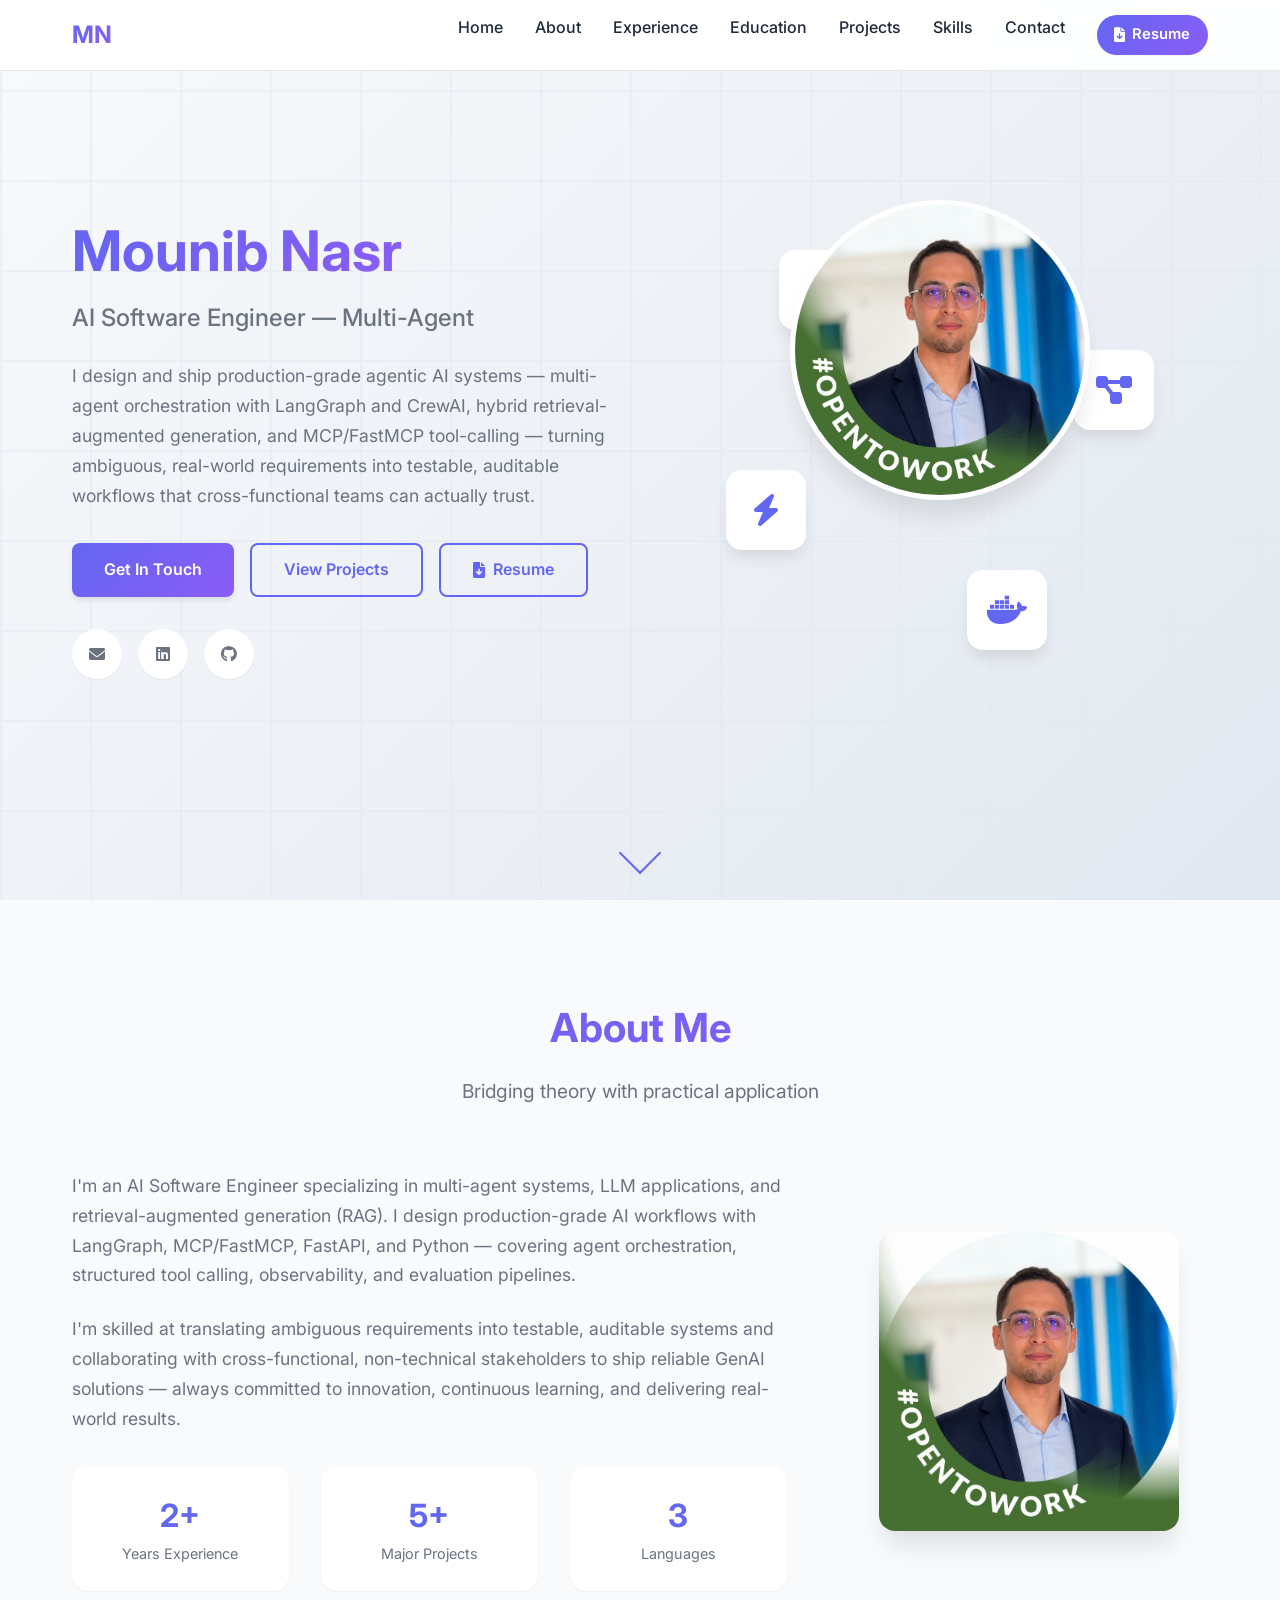
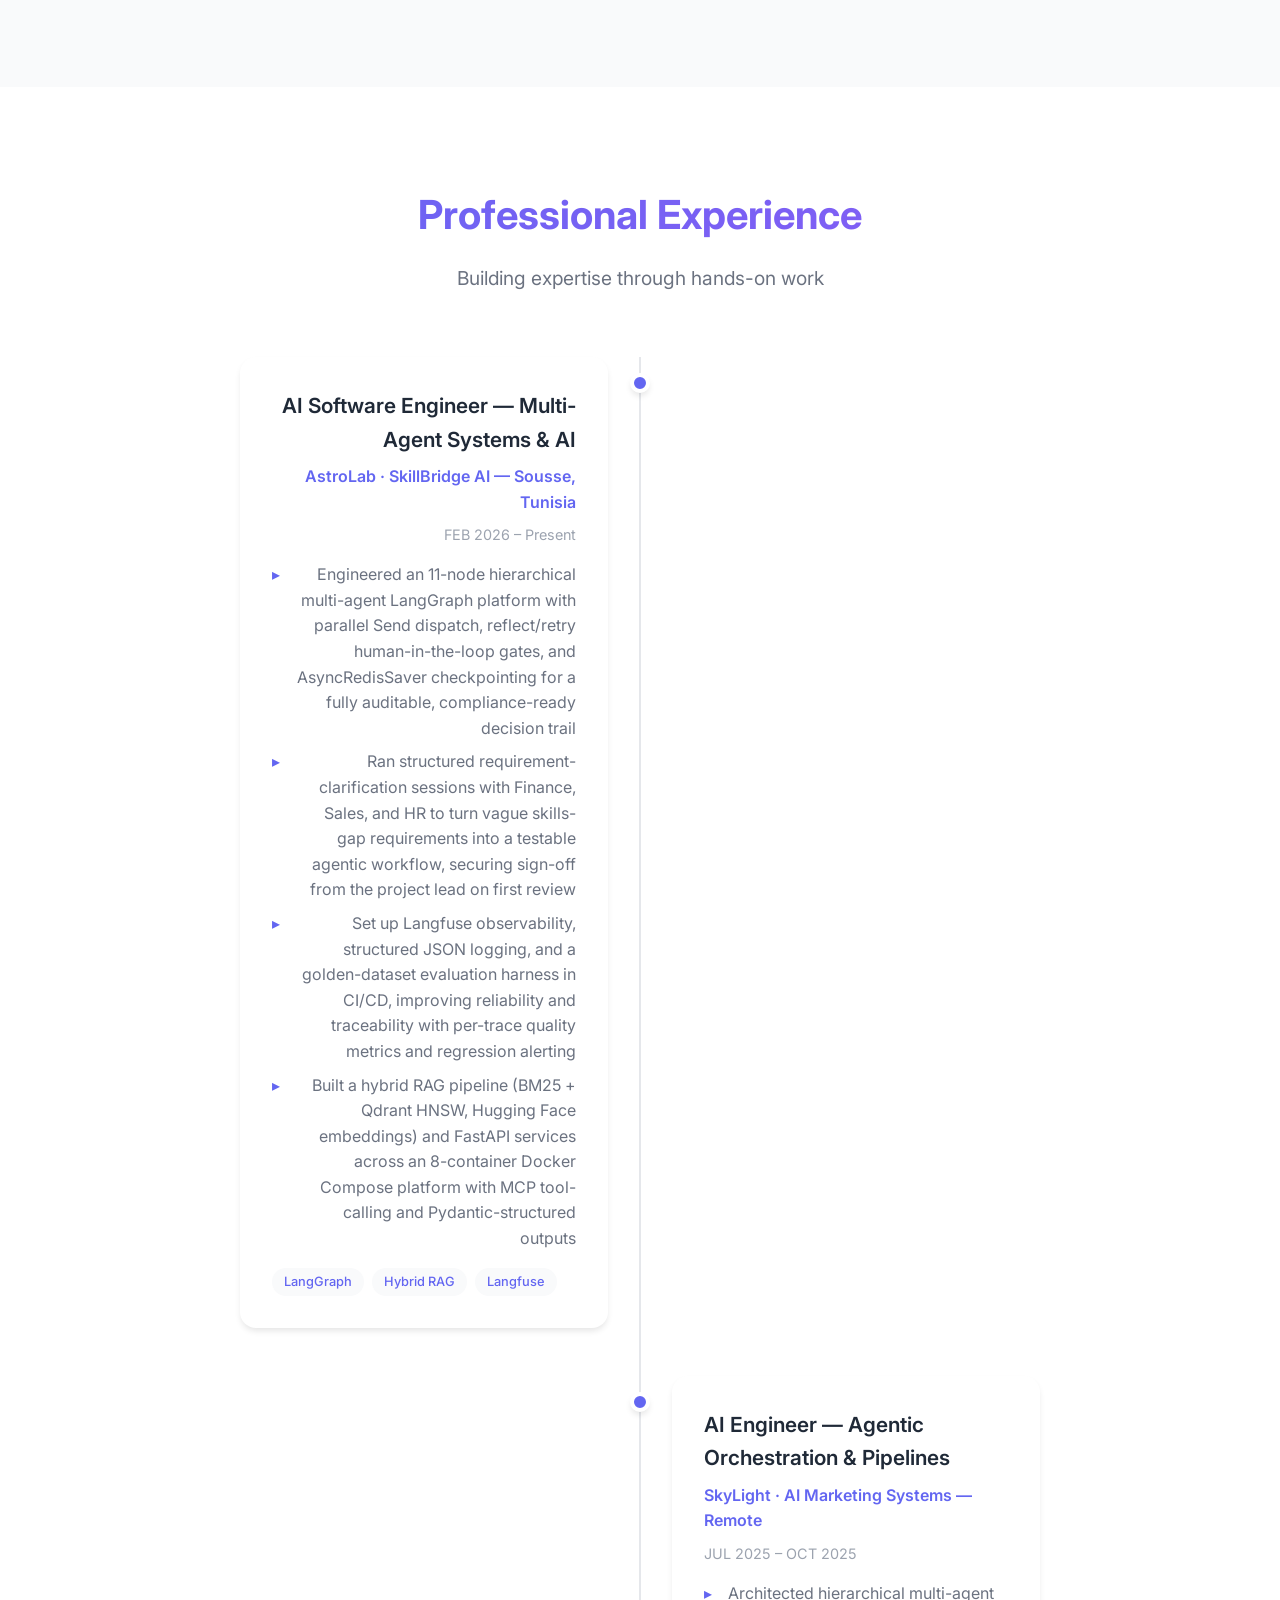
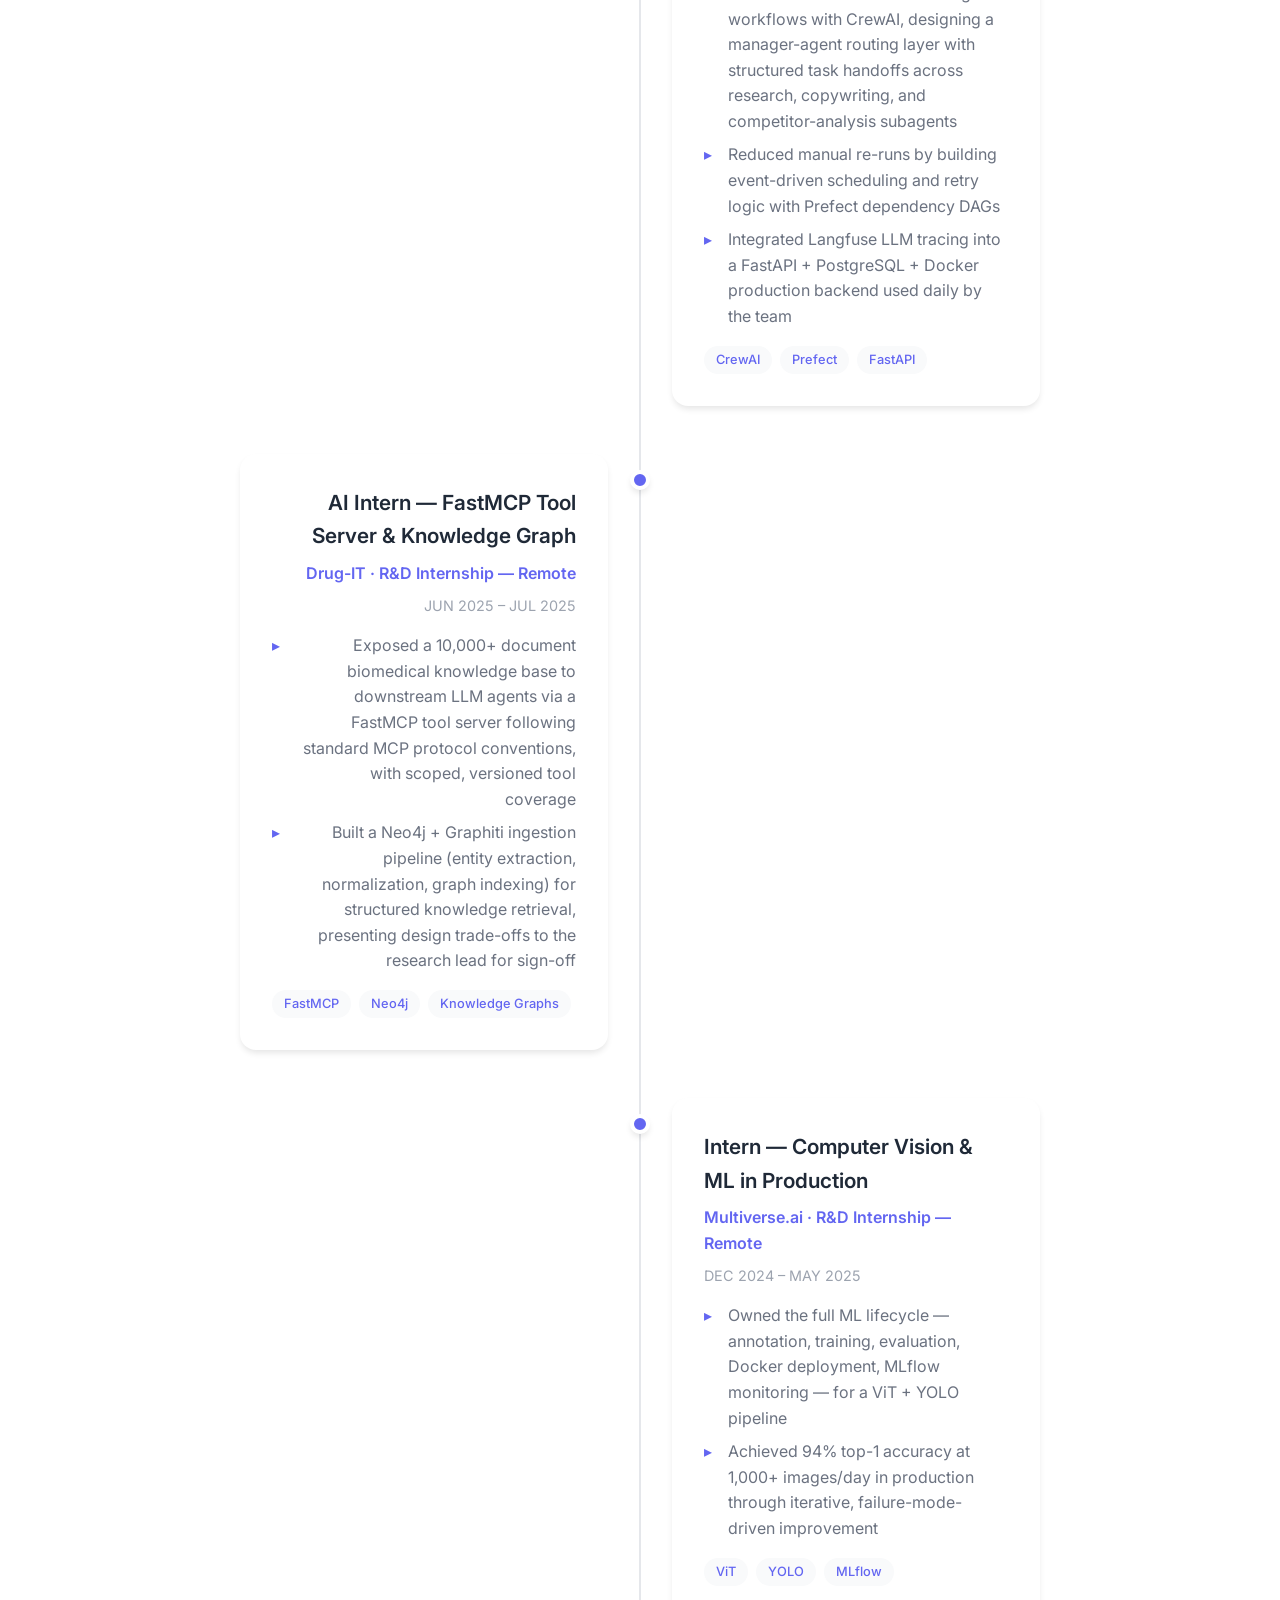
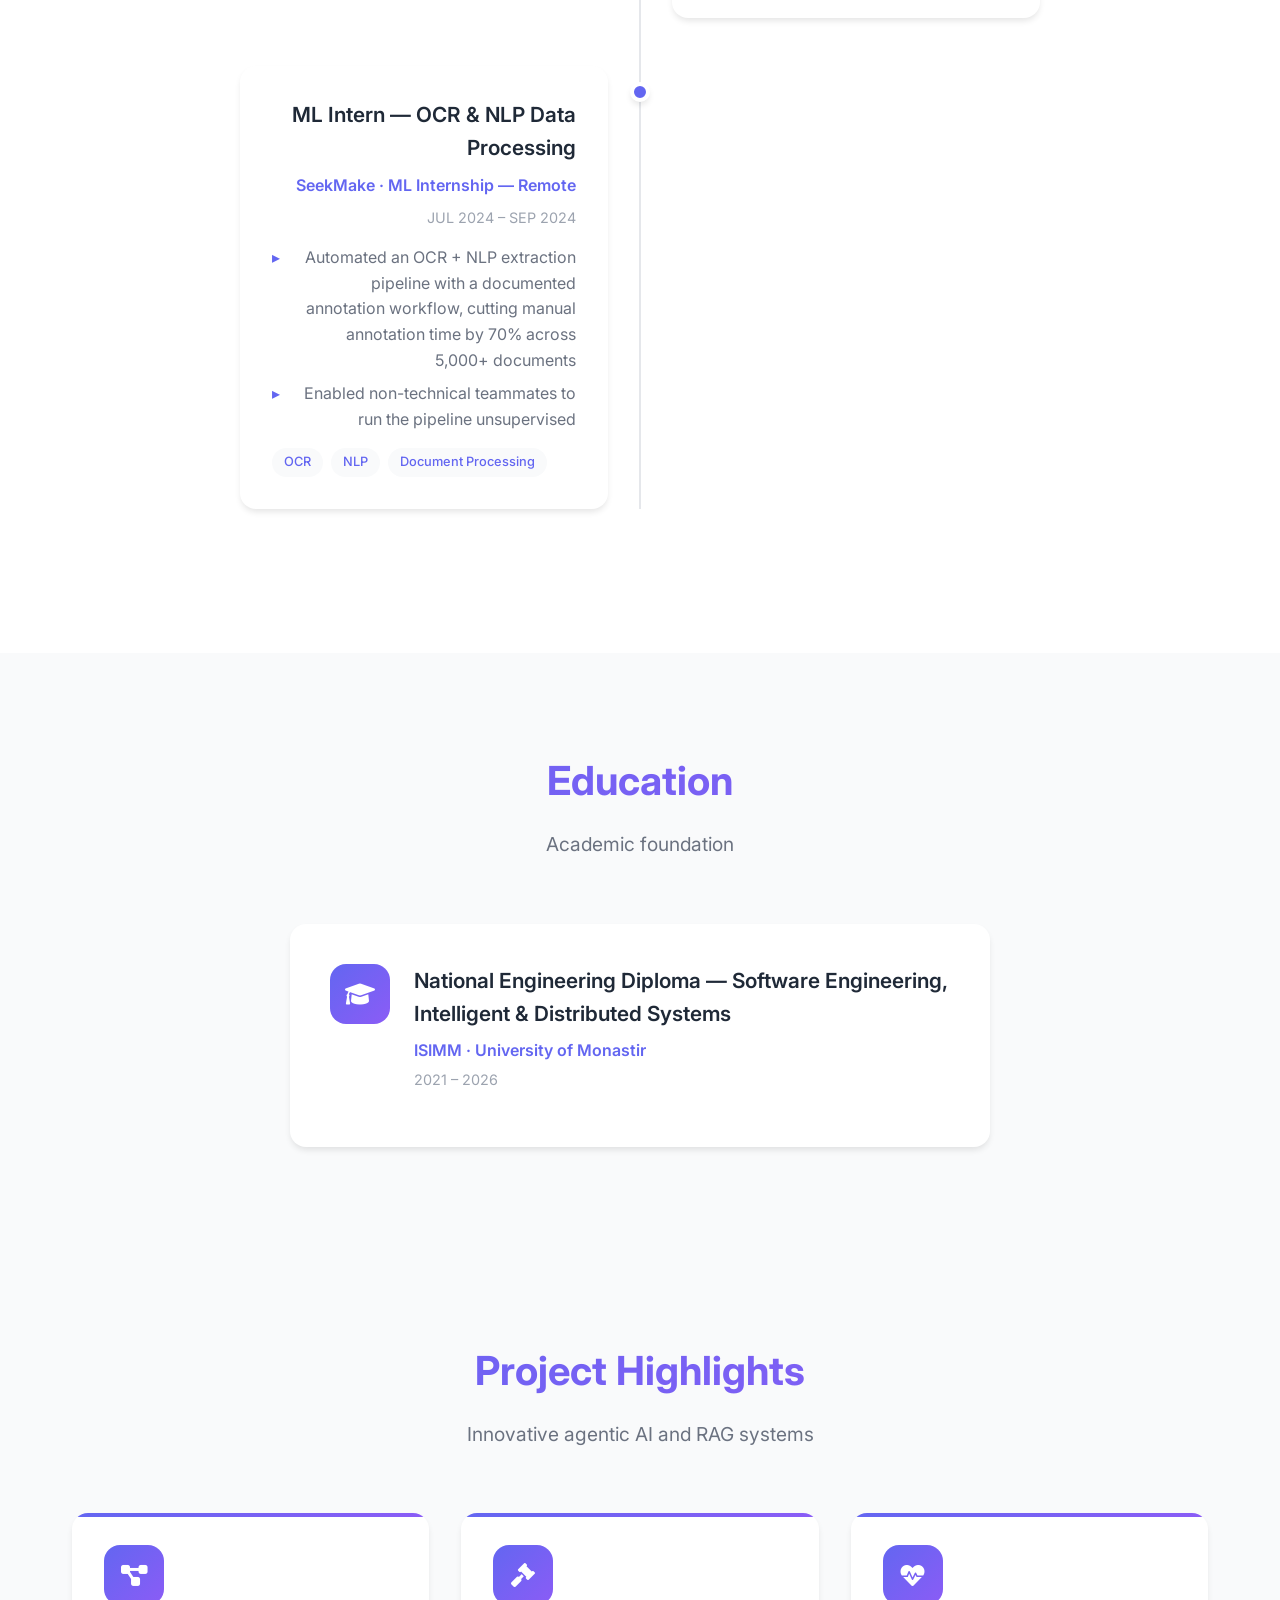
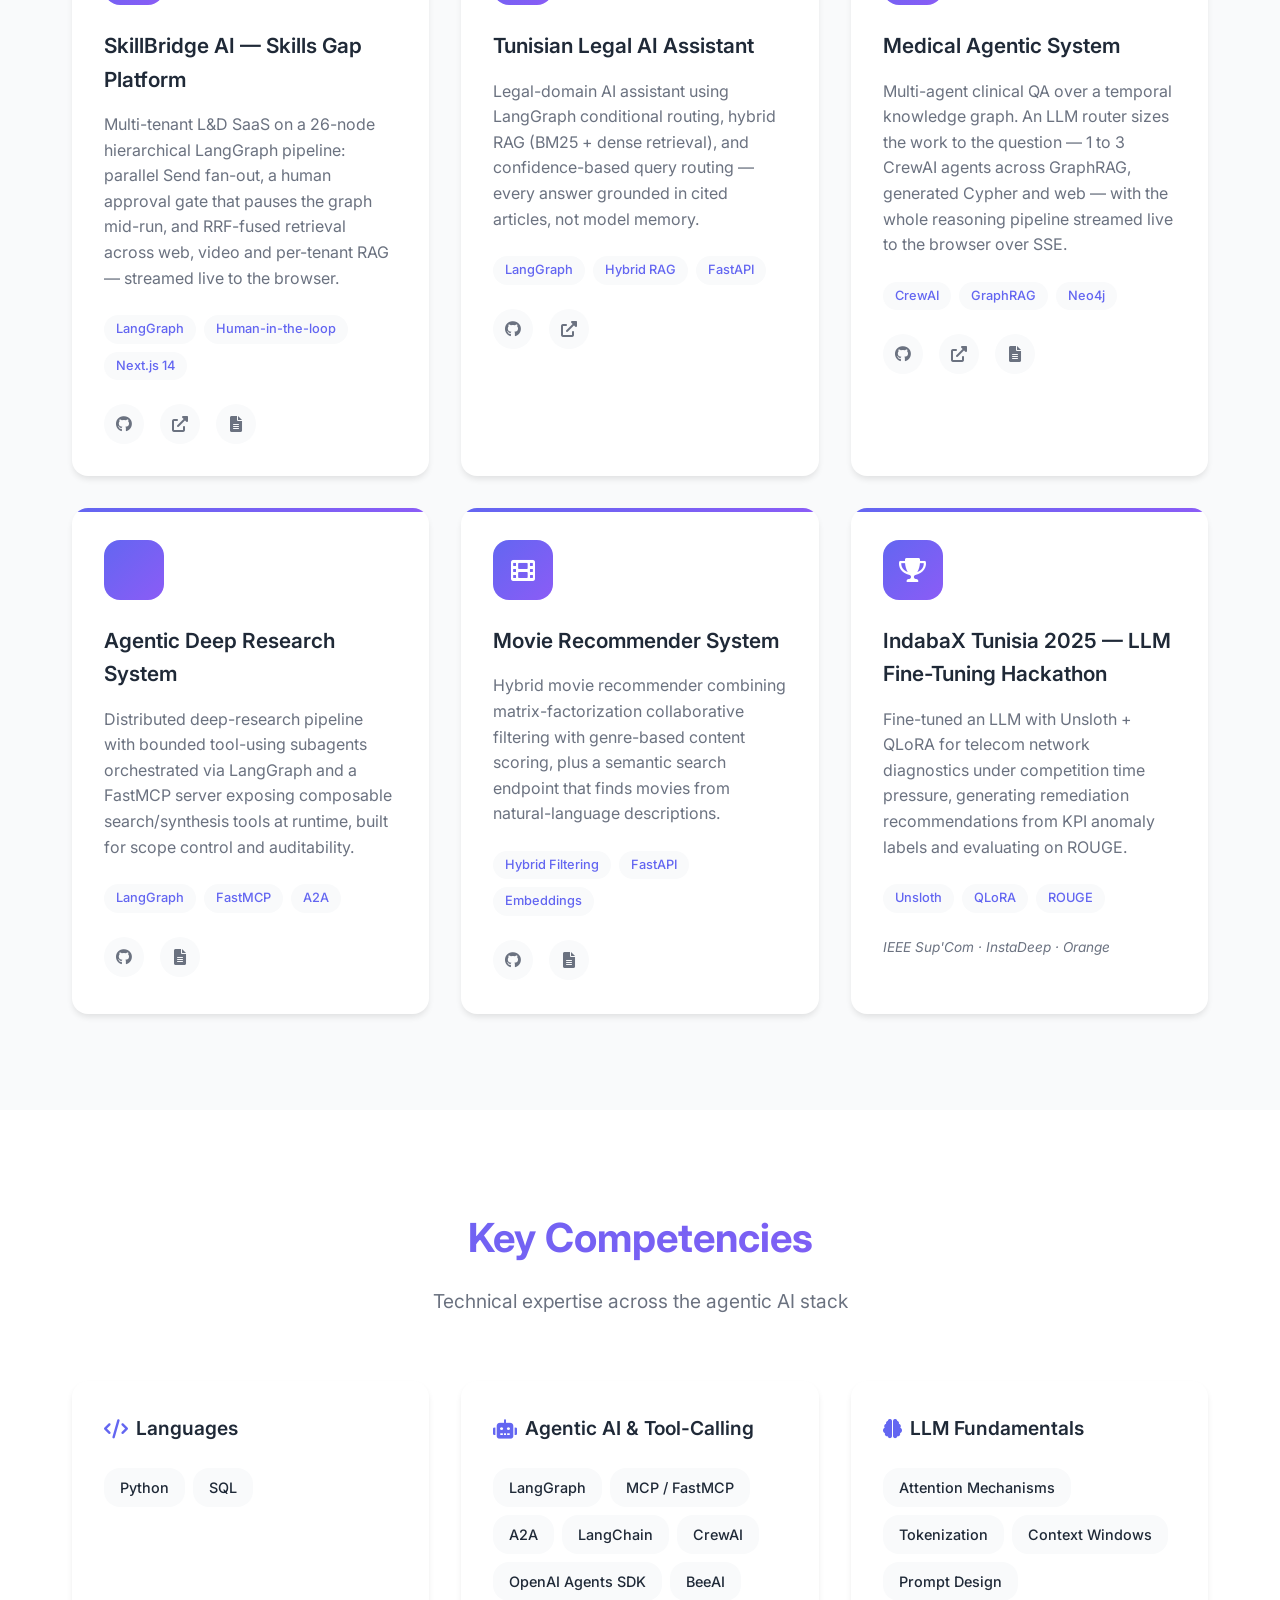
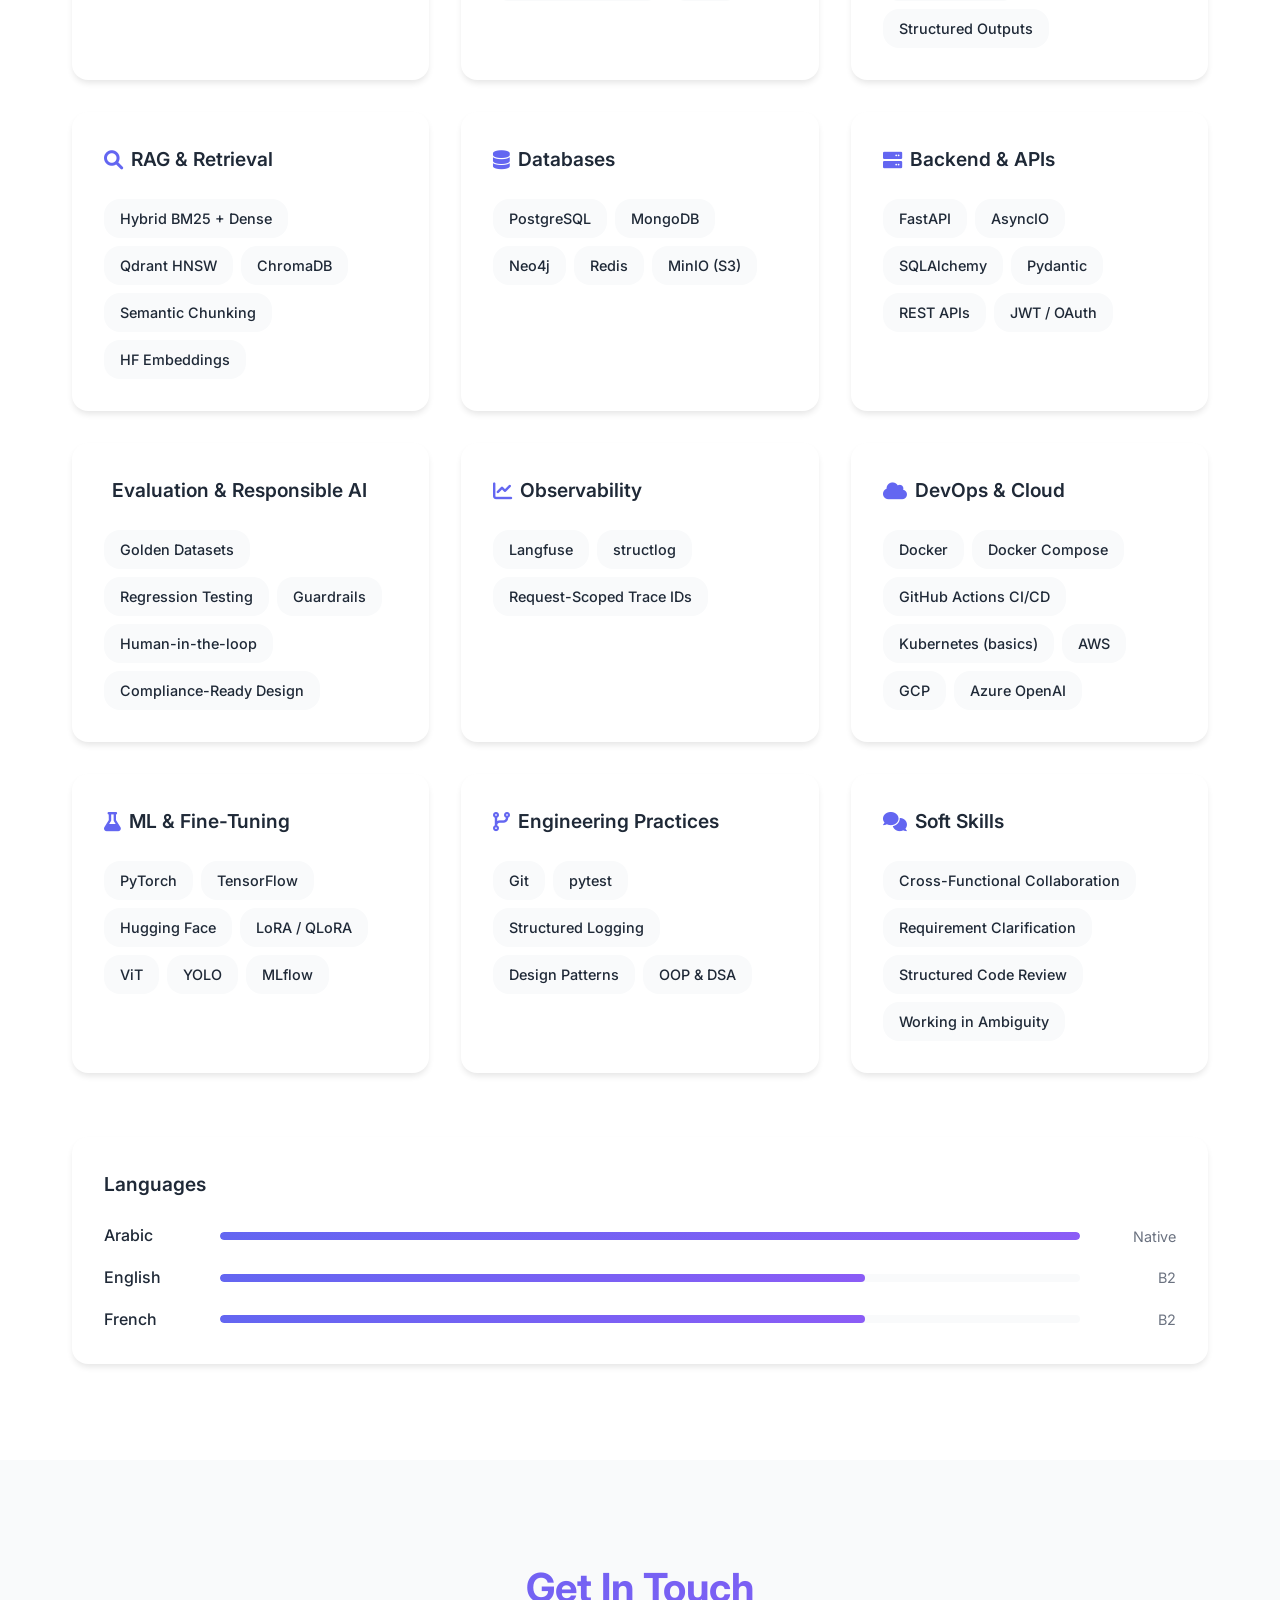
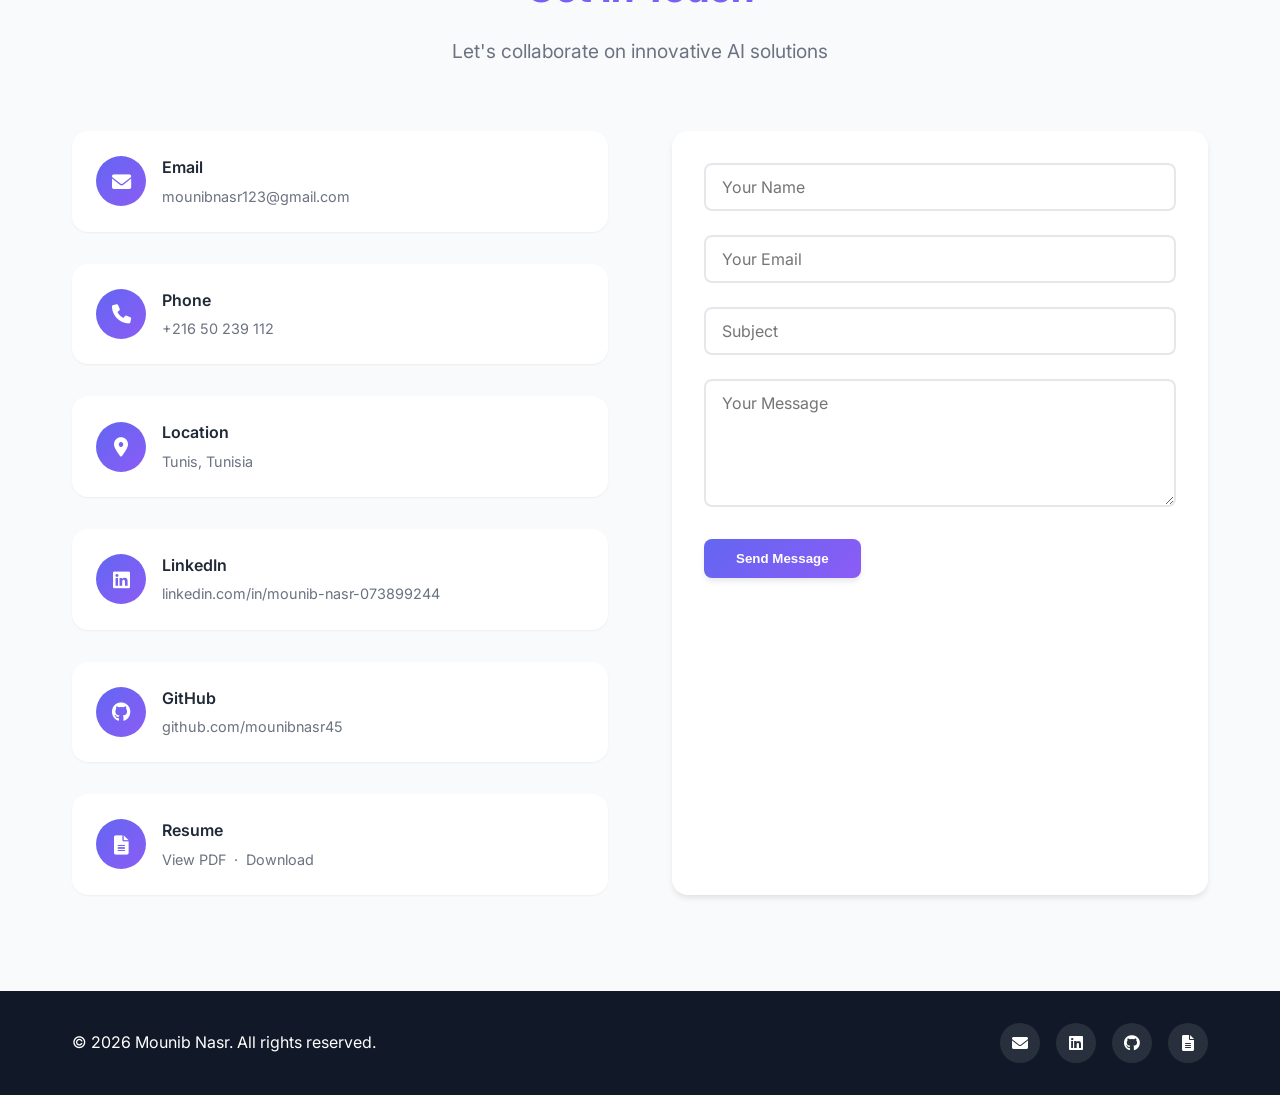
<file: index.html>
<!DOCTYPE html>
<html lang="en">
<head>
    <meta charset="UTF-8">
    <meta name="viewport" content="width=device-width, initial-scale=1.0">
    <title>Mounib Nasr - AI Software Engineer</title>
    <link rel="stylesheet" href="styles.css">
    <link href="https://fonts.googleapis.com/css2?family=Inter:wght@300;400;500;600;700&display=swap" rel="stylesheet">
    <link rel="stylesheet" href="https://cdnjs.cloudflare.com/ajax/libs/font-awesome/6.0.0/css/all.min.css">
</head>
<body>
    <!-- Navigation -->
    <nav class="navbar">
        <div class="nav-container">
            <div class="nav-logo">
                <span class="logo-text">MN</span>
            </div>
            <ul class="nav-menu">
                <li><a href="#home" class="nav-link">Home</a></li>
                <li><a href="#about" class="nav-link">About</a></li>
                <li><a href="#experience" class="nav-link">Experience</a></li>
                <li><a href="#education" class="nav-link">Education</a></li>
                <li><a href="#projects" class="nav-link">Projects</a></li>
                <li><a href="#skills" class="nav-link">Skills</a></li>
                <li><a href="#contact" class="nav-link">Contact</a></li>
                <li><a href="Mounib-Nasr-Resume.pdf" target="_blank" rel="noopener" class="nav-resume"><i class="fas fa-file-arrow-down"></i> Resume</a></li>
            </ul>
            <div class="hamburger">
                <span class="bar"></span>
                <span class="bar"></span>
                <span class="bar"></span>
            </div>
        </div>
    </nav>

    <!-- Hero Section -->
    <section id="home" class="hero">
        <div class="hero-container">
            <div class="hero-content">
                <div class="hero-text">
                    <h1 class="hero-title">
                        <span class="gradient-text">Mounib Nasr</span>
                    </h1>
                    <h2 class="hero-subtitle">AI Software Engineer — Multi-Agent Systems & RAG</h2>
                    <p class="hero-description">
                        I design and ship production-grade agentic AI systems — multi-agent orchestration with
                        LangGraph and CrewAI, hybrid retrieval-augmented generation, and MCP/FastMCP tool-calling —
                        turning ambiguous, real-world requirements into testable, auditable workflows that
                        cross-functional teams can actually trust.
                    </p>
                    <div class="hero-buttons">
                        <a href="#contact" class="btn btn-primary">Get In Touch</a>
                        <a href="#projects" class="btn btn-secondary">View Projects</a>
                        <a href="Mounib-Nasr-Resume.pdf" target="_blank" rel="noopener" class="btn btn-secondary"><i class="fas fa-file-arrow-down"></i> Resume</a>
                    </div>
                    <div class="hero-social">
                        <a href="mailto:mounibnasr123@gmail.com" class="social-link">
                            <i class="fas fa-envelope"></i>
                        </a>
                        <a href="https://www.linkedin.com/in/mounib-nasr-073899244/" target="_blank" class="social-link">
                            <i class="fab fa-linkedin"></i>
                        </a>
                        <a href="https://github.com/mounibnasr45" target="_blank" class="social-link">
                            <i class="fab fa-github"></i>
                        </a>
                    </div>
                </div>
                <div class="hero-visual">
                    <div class="profile-image">
                        <img src="images/profile.jpeg" alt="Mounib Nasr" />
                    </div>
                    <div class="floating-elements">
                        <div class="floating-card" data-tech="Python">
                            <i class="fab fa-python"></i>
                        </div>
                        <div class="floating-card" data-tech="LangGraph">
                            <i class="fas fa-diagram-project"></i>
                        </div>
                        <div class="floating-card" data-tech="FastAPI">
                            <i class="fas fa-bolt"></i>
                        </div>
                        <div class="floating-card" data-tech="Docker">
                            <i class="fab fa-docker"></i>
                        </div>
                    </div>
                </div>
            </div>
        </div>
        <div class="scroll-indicator">
            <div class="scroll-arrow"></div>
        </div>
    </section>

    <!-- About Section -->
    <section id="about" class="about">
        <div class="container">
            <div class="section-header">
                <h2 class="section-title">About Me</h2>
                <p class="section-subtitle">Bridging theory with practical application</p>
            </div>
            <div class="about-content">
                <div class="about-text">
                    <p>
                        I'm an AI Software Engineer specializing in multi-agent systems, LLM applications, and
                        retrieval-augmented generation (RAG). I design production-grade AI workflows with LangGraph,
                        MCP/FastMCP, FastAPI, and Python — covering agent orchestration, structured tool calling,
                        observability, and evaluation pipelines.
                    </p>
                    <p>
                        I'm skilled at translating ambiguous requirements into testable, auditable systems and
                        collaborating with cross-functional, non-technical stakeholders to ship reliable GenAI
                        solutions — always committed to innovation, continuous learning, and delivering real-world
                        results.
                    </p>
                    <div class="about-stats">
                        <div class="stat">
                            <span class="stat-number">2+</span>
                            <span class="stat-label">Years Experience</span>
                        </div>
                        <div class="stat">
                            <span class="stat-number">5+</span>
                            <span class="stat-label">Major Projects</span>
                        </div>
                        <div class="stat">
                            <span class="stat-number">3</span>
                            <span class="stat-label">Languages</span>
                        </div>
                    </div>
                </div>
                <div class="about-image">
                    <img src="images/profile.jpeg" alt="Mounib Nasr" class="about-profile-img" />
                </div>
            </div>
        </div>
    </section>

    <!-- Experience Section -->
    <section id="experience" class="experience">
        <div class="container">
            <div class="section-header">
                <h2 class="section-title">Professional Experience</h2>
                <p class="section-subtitle">Building expertise through hands-on work</p>
            </div>
            <div class="timeline">
                <div class="timeline-item">
                    <div class="timeline-marker"></div>
                    <div class="timeline-content">
                        <div class="timeline-header">
                            <h3>AI Software Engineer — Multi-Agent Systems & AI</h3>
                            <span class="company">AstroLab · SkillBridge AI — Sousse, Tunisia</span>
                            <span class="period">FEB 2026 – Present</span>
                        </div>
                        <ul class="timeline-description">
                            <li>Engineered an 11-node hierarchical multi-agent LangGraph platform with parallel Send dispatch, reflect/retry human-in-the-loop gates, and AsyncRedisSaver checkpointing for a fully auditable, compliance-ready decision trail</li>
                            <li>Ran structured requirement-clarification sessions with Finance, Sales, and HR to turn vague skills-gap requirements into a testable agentic workflow, securing sign-off from the project lead on first review</li>
                            <li>Set up Langfuse observability, structured JSON logging, and a golden-dataset evaluation harness in CI/CD, improving reliability and traceability with per-trace quality metrics and regression alerting</li>
                            <li>Built a hybrid RAG pipeline (BM25 + Qdrant HNSW, Hugging Face embeddings) and FastAPI services across an 8-container Docker Compose platform with MCP tool-calling and Pydantic-structured outputs</li>
                        </ul>
                        <div class="timeline-tags">
                            <span class="tag">LangGraph</span>
                            <span class="tag">Hybrid RAG</span>
                            <span class="tag">Langfuse</span>
                        </div>
                    </div>
                </div>
                <div class="timeline-item">
                    <div class="timeline-marker"></div>
                    <div class="timeline-content">
                        <div class="timeline-header">
                            <h3>AI Engineer — Agentic Orchestration & Pipelines</h3>
                            <span class="company">SkyLight · AI Marketing Systems — Remote</span>
                            <span class="period">JUL 2025 – OCT 2025</span>
                        </div>
                        <ul class="timeline-description">
                            <li>Architected hierarchical multi-agent workflows with CrewAI, designing a manager-agent routing layer with structured task handoffs across research, copywriting, and competitor-analysis subagents</li>
                            <li>Reduced manual re-runs by building event-driven scheduling and retry logic with Prefect dependency DAGs</li>
                            <li>Integrated Langfuse LLM tracing into a FastAPI + PostgreSQL + Docker production backend used daily by the team</li>
                        </ul>
                        <div class="timeline-tags">
                            <span class="tag">CrewAI</span>
                            <span class="tag">Prefect</span>
                            <span class="tag">FastAPI</span>
                        </div>
                    </div>
                </div>
                <div class="timeline-item">
                    <div class="timeline-marker"></div>
                    <div class="timeline-content">
                        <div class="timeline-header">
                            <h3>AI Intern — FastMCP Tool Server & Knowledge Graph</h3>
                            <span class="company">Drug-IT · R&D Internship — Remote</span>
                            <span class="period">JUN 2025 – JUL 2025</span>
                        </div>
                        <ul class="timeline-description">
                            <li>Exposed a 10,000+ document biomedical knowledge base to downstream LLM agents via a FastMCP tool server following standard MCP protocol conventions, with scoped, versioned tool coverage</li>
                            <li>Built a Neo4j + Graphiti ingestion pipeline (entity extraction, normalization, graph indexing) for structured knowledge retrieval, presenting design trade-offs to the research lead for sign-off</li>
                        </ul>
                        <div class="timeline-tags">
                            <span class="tag">FastMCP</span>
                            <span class="tag">Neo4j</span>
                            <span class="tag">Knowledge Graphs</span>
                        </div>
                    </div>
                </div>
                <div class="timeline-item">
                    <div class="timeline-marker"></div>
                    <div class="timeline-content">
                        <div class="timeline-header">
                            <h3>Intern — Computer Vision & ML in Production</h3>
                            <span class="company">Multiverse.ai · R&D Internship — Remote</span>
                            <span class="period">DEC 2024 – MAY 2025</span>
                        </div>
                        <ul class="timeline-description">
                            <li>Owned the full ML lifecycle — annotation, training, evaluation, Docker deployment, MLflow monitoring — for a ViT + YOLO pipeline</li>
                            <li>Achieved 94% top-1 accuracy at 1,000+ images/day in production through iterative, failure-mode-driven improvement</li>
                        </ul>
                        <div class="timeline-tags">
                            <span class="tag">ViT</span>
                            <span class="tag">YOLO</span>
                            <span class="tag">MLflow</span>
                        </div>
                    </div>
                </div>
                <div class="timeline-item">
                    <div class="timeline-marker"></div>
                    <div class="timeline-content">
                        <div class="timeline-header">
                            <h3>ML Intern — OCR & NLP Data Processing</h3>
                            <span class="company">SeekMake · ML Internship — Remote</span>
                            <span class="period">JUL 2024 – SEP 2024</span>
                        </div>
                        <ul class="timeline-description">
                            <li>Automated an OCR + NLP extraction pipeline with a documented annotation workflow, cutting manual annotation time by 70% across 5,000+ documents</li>
                            <li>Enabled non-technical teammates to run the pipeline unsupervised</li>
                        </ul>
                        <div class="timeline-tags">
                            <span class="tag">OCR</span>
                            <span class="tag">NLP</span>
                            <span class="tag">Document Processing</span>
                        </div>
                    </div>
                </div>
            </div>
        </div>
    </section>

    <!-- Education Section -->
    <section id="education" class="education">
        <div class="container">
            <div class="section-header">
                <h2 class="section-title">Education</h2>
                <p class="section-subtitle">Academic foundation</p>
            </div>
            <div class="education-card">
                <div class="education-icon">
                    <i class="fas fa-graduation-cap"></i>
                </div>
                <div class="education-details">
                    <h3>National Engineering Diploma — Software Engineering, Intelligent & Distributed Systems</h3>
                    <span class="company">ISIMM · University of Monastir</span>
                    <span class="period">2021 – 2026</span>
                </div>
            </div>
        </div>
    </section>

    <!-- Projects Section -->
    <section id="projects" class="projects">
        <div class="container">
            <div class="section-header">
                <h2 class="section-title">Project Highlights</h2>
                <p class="section-subtitle">Innovative agentic AI and RAG systems</p>
            </div>
            <div class="projects-grid">
                <div class="project-card" data-href="projects/skillbridge-ai.html">
                    <div class="project-icon">
                        <i class="fas fa-diagram-project"></i>
                    </div>
                    <h3>SkillBridge AI — Skills Gap Platform</h3>
                    <p>Multi-tenant L&amp;D SaaS on a 26-node hierarchical LangGraph pipeline: parallel Send fan-out, a human approval gate that pauses the graph mid-run, and RRF-fused retrieval across web, video and per-tenant RAG — streamed live to the browser.</p>
                    <div class="project-tech">
                        <span class="tech-tag">LangGraph</span>
                        <span class="tech-tag">Human-in-the-loop</span>
                        <span class="tech-tag">Next.js 14</span>
                    </div>
                    <div class="project-links">
                        <a href="https://github.com/mounibnasr45/Skills_gap_pfe" target="_blank" class="project-link" title="View on GitHub"><i class="fab fa-github"></i></a>
                        <a href="https://frontend-skill-gaps.vercel.app/" target="_blank" class="project-link" title="Live Demo"><i class="fas fa-external-link-alt"></i></a>
                        <a href="projects/skillbridge-ai.html" class="project-link" title="Read case study"><i class="fas fa-file-lines"></i></a>
                    </div>
                </div>

                <div class="project-card" data-href="projects/tunisian-law-assistant.html">
                    <div class="project-icon">
                        <i class="fas fa-gavel"></i>
                    </div>
                    <h3>Tunisian Legal AI Assistant</h3>
                    <p>Legal-domain AI assistant using LangGraph conditional routing, hybrid RAG (BM25 + dense retrieval), and confidence-based query routing — every answer grounded in cited articles, not model memory.</p>
                    <div class="project-tech">
                        <span class="tech-tag">LangGraph</span>
                        <span class="tech-tag">Hybrid RAG</span>
                        <span class="tech-tag">FastAPI</span>
                    </div>
                    <div class="project-links">
                        <a href="https://github.com/mounibnasr45/Agentic_Tn_law" target="_blank" class="project-link" title="View on GitHub"><i class="fab fa-github"></i></a>
                        <a href="https://agentic-tn-law-2.onrender.com/" target="_blank" class="project-link" title="Live Demo"><i class="fas fa-external-link-alt"></i></a>
                    </div>
                </div>

                <div class="project-card" data-href="projects/medical-agentic-system.html">
                    <div class="project-icon">
                        <i class="fas fa-heart-pulse"></i>
                    </div>
                    <h3>Medical Agentic System</h3>
                    <p>Multi-agent clinical QA over a temporal knowledge graph. An LLM router sizes the work to the question — 1 to 3 CrewAI agents across GraphRAG, generated Cypher and web — with the whole reasoning pipeline streamed live to the browser over SSE.</p>
                    <div class="project-tech">
                        <span class="tech-tag">CrewAI</span>
                        <span class="tech-tag">GraphRAG</span>
                        <span class="tech-tag">Neo4j</span>
                    </div>
                    <div class="project-links">
                        <a href="https://github.com/mounibnasr45/medical_agentic_system" target="_blank" class="project-link" title="View on GitHub"><i class="fab fa-github"></i></a>
                        <a href="https://medical-agent-ui.onrender.com/" target="_blank" class="project-link" title="Live Demo"><i class="fas fa-external-link-alt"></i></a>
                        <a href="projects/medical-agentic-system.html" class="project-link" title="Read case study"><i class="fas fa-file-lines"></i></a>
                    </div>
                </div>

                <div class="project-card" data-href="projects/deep-research-system.html">
                    <div class="project-icon">
                        <i class="fas fa-magnifying-glass-chart"></i>
                    </div>
                    <h3>Agentic Deep Research System</h3>
                    <p>Distributed deep-research pipeline with bounded tool-using subagents orchestrated via LangGraph and a FastMCP server exposing composable search/synthesis tools at runtime, built for scope control and auditability.</p>
                    <div class="project-tech">
                        <span class="tech-tag">LangGraph</span>
                        <span class="tech-tag">FastMCP</span>
                        <span class="tech-tag">A2A</span>
                    </div>
                    <div class="project-links">
                        <a href="https://github.com/mounibnasr45/Agentic-Deep-Research-Mechanism" target="_blank" class="project-link" title="View on GitHub"><i class="fab fa-github"></i></a>
                        <a href="projects/deep-research-system.html" class="project-link" title="Read case study"><i class="fas fa-file-lines"></i></a>
                    </div>
                </div>

                <div class="project-card" data-href="projects/recommender-system.html">
                    <div class="project-icon">
                        <i class="fas fa-film"></i>
                    </div>
                    <h3>Movie Recommender System</h3>
                    <p>Hybrid movie recommender combining matrix-factorization collaborative filtering with genre-based content scoring, plus a semantic search endpoint that finds movies from natural-language descriptions.</p>
                    <div class="project-tech">
                        <span class="tech-tag">Hybrid Filtering</span>
                        <span class="tech-tag">FastAPI</span>
                        <span class="tech-tag">Embeddings</span>
                    </div>
                    <div class="project-links">
                        <a href="https://github.com/mounibnasr45/recommender_system" target="_blank" class="project-link" title="View on GitHub"><i class="fab fa-github"></i></a>
                        <a href="projects/recommender-system.html" class="project-link" title="Read case study"><i class="fas fa-file-lines"></i></a>
                    </div>
                </div>

                <div class="project-card">
                    <div class="project-icon">
                        <i class="fas fa-trophy"></i>
                    </div>
                    <h3>IndabaX Tunisia 2025 — LLM Fine-Tuning Hackathon</h3>
                    <p>Fine-tuned an LLM with Unsloth + QLoRA for telecom network diagnostics under competition time pressure, generating remediation recommendations from KPI anomaly labels and evaluating on ROUGE.</p>
                    <div class="project-tech">
                        <span class="tech-tag">Unsloth</span>
                        <span class="tech-tag">QLoRA</span>
                        <span class="tech-tag">ROUGE</span>
                    </div>
                    <p class="project-credit">IEEE Sup'Com · InstaDeep · Orange</p>
                </div>
            </div>
        </div>
    </section>

    <!-- Skills Section -->
    <section id="skills" class="skills">
        <div class="container">
            <div class="section-header">
                <h2 class="section-title">Key Competencies</h2>
                <p class="section-subtitle">Technical expertise across the agentic AI stack</p>
            </div>
            <div class="skills-grid">
                <div class="skill-category">
                    <h3><i class="fas fa-code"></i> Languages</h3>
                    <div class="skill-items">
                        <span class="skill-item">Python</span>
                        <span class="skill-item">SQL</span>
                    </div>
                </div>

                <div class="skill-category">
                    <h3><i class="fas fa-robot"></i> Agentic AI & Tool-Calling</h3>
                    <div class="skill-items">
                        <span class="skill-item">LangGraph</span>
                        <span class="skill-item">MCP / FastMCP</span>
                        <span class="skill-item">A2A</span>
                        <span class="skill-item">LangChain</span>
                        <span class="skill-item">CrewAI</span>
                        <span class="skill-item">OpenAI Agents SDK</span>
                        <span class="skill-item">BeeAI</span>
                    </div>
                </div>

                <div class="skill-category">
                    <h3><i class="fas fa-brain"></i> LLM Fundamentals</h3>
                    <div class="skill-items">
                        <span class="skill-item">Attention Mechanisms</span>
                        <span class="skill-item">Tokenization</span>
                        <span class="skill-item">Context Windows</span>
                        <span class="skill-item">Prompt Design</span>
                        <span class="skill-item">Structured Outputs</span>
                    </div>
                </div>

                <div class="skill-category">
                    <h3><i class="fas fa-magnifying-glass"></i> RAG & Retrieval</h3>
                    <div class="skill-items">
                        <span class="skill-item">Hybrid BM25 + Dense</span>
                        <span class="skill-item">Qdrant HNSW</span>
                        <span class="skill-item">ChromaDB</span>
                        <span class="skill-item">Semantic Chunking</span>
                        <span class="skill-item">HF Embeddings</span>
                    </div>
                </div>

                <div class="skill-category">
                    <h3><i class="fas fa-database"></i> Databases</h3>
                    <div class="skill-items">
                        <span class="skill-item">PostgreSQL</span>
                        <span class="skill-item">MongoDB</span>
                        <span class="skill-item">Neo4j</span>
                        <span class="skill-item">Redis</span>
                        <span class="skill-item">MinIO (S3)</span>
                    </div>
                </div>

                <div class="skill-category">
                    <h3><i class="fas fa-server"></i> Backend & APIs</h3>
                    <div class="skill-items">
                        <span class="skill-item">FastAPI</span>
                        <span class="skill-item">AsyncIO</span>
                        <span class="skill-item">SQLAlchemy</span>
                        <span class="skill-item">Pydantic</span>
                        <span class="skill-item">REST APIs</span>
                        <span class="skill-item">JWT / OAuth</span>
                    </div>
                </div>

                <div class="skill-category">
                    <h3><i class="fas fa-shield-halved"></i> Evaluation & Responsible AI</h3>
                    <div class="skill-items">
                        <span class="skill-item">Golden Datasets</span>
                        <span class="skill-item">Regression Testing</span>
                        <span class="skill-item">Guardrails</span>
                        <span class="skill-item">Human-in-the-loop</span>
                        <span class="skill-item">Compliance-Ready Design</span>
                    </div>
                </div>

                <div class="skill-category">
                    <h3><i class="fas fa-chart-line"></i> Observability</h3>
                    <div class="skill-items">
                        <span class="skill-item">Langfuse</span>
                        <span class="skill-item">structlog</span>
                        <span class="skill-item">Request-Scoped Trace IDs</span>
                    </div>
                </div>

                <div class="skill-category">
                    <h3><i class="fas fa-cloud"></i> DevOps & Cloud</h3>
                    <div class="skill-items">
                        <span class="skill-item">Docker</span>
                        <span class="skill-item">Docker Compose</span>
                        <span class="skill-item">GitHub Actions CI/CD</span>
                        <span class="skill-item">Kubernetes (basics)</span>
                        <span class="skill-item">AWS</span>
                        <span class="skill-item">GCP</span>
                        <span class="skill-item">Azure OpenAI</span>
                    </div>
                </div>

                <div class="skill-category">
                    <h3><i class="fas fa-flask"></i> ML & Fine-Tuning</h3>
                    <div class="skill-items">
                        <span class="skill-item">PyTorch</span>
                        <span class="skill-item">TensorFlow</span>
                        <span class="skill-item">Hugging Face</span>
                        <span class="skill-item">LoRA / QLoRA</span>
                        <span class="skill-item">ViT</span>
                        <span class="skill-item">YOLO</span>
                        <span class="skill-item">MLflow</span>
                    </div>
                </div>

                <div class="skill-category">
                    <h3><i class="fas fa-code-branch"></i> Engineering Practices</h3>
                    <div class="skill-items">
                        <span class="skill-item">Git</span>
                        <span class="skill-item">pytest</span>
                        <span class="skill-item">Structured Logging</span>
                        <span class="skill-item">Design Patterns</span>
                        <span class="skill-item">OOP & DSA</span>
                    </div>
                </div>

                <div class="skill-category">
                    <h3><i class="fas fa-comments"></i> Soft Skills</h3>
                    <div class="skill-items">
                        <span class="skill-item">Cross-Functional Collaboration</span>
                        <span class="skill-item">Requirement Clarification</span>
                        <span class="skill-item">Structured Code Review</span>
                        <span class="skill-item">Working in Ambiguity</span>
                    </div>
                </div>
            </div>

            <div class="languages">
                <h3>Languages</h3>
                <div class="language-bars">
                    <div class="language-bar">
                        <span class="language-name">Arabic</span>
                        <div class="language-progress">
                            <div class="language-fill" style="width: 100%"></div>
                        </div>
                        <span class="language-level">Native</span>
                    </div>
                    <div class="language-bar">
                        <span class="language-name">English</span>
                        <div class="language-progress">
                            <div class="language-fill" style="width: 75%"></div>
                        </div>
                        <span class="language-level">B2</span>
                    </div>
                    <div class="language-bar">
                        <span class="language-name">French</span>
                        <div class="language-progress">
                            <div class="language-fill" style="width: 75%"></div>
                        </div>
                        <span class="language-level">B2</span>
                    </div>
                </div>
            </div>
        </div>
    </section>

    <!-- Contact Section -->
    <section id="contact" class="contact">
        <div class="container">
            <div class="section-header">
                <h2 class="section-title">Get In Touch</h2>
                <p class="section-subtitle">Let's collaborate on innovative AI solutions</p>
            </div>
            <div class="contact-content">
                <div class="contact-info">
                    <div class="contact-item">
                        <i class="fas fa-envelope"></i>
                        <div>
                            <h4>Email</h4>
                            <p><a href="mailto:mounibnasr123@gmail.com">mounibnasr123@gmail.com</a></p>
                        </div>
                    </div>
                    <div class="contact-item">
                        <i class="fas fa-phone"></i>
                        <div>
                            <h4>Phone</h4>
                            <p><a href="tel:+21650239112">+216 50 239 112</a></p>
                        </div>
                    </div>
                    <div class="contact-item">
                        <i class="fas fa-location-dot"></i>
                        <div>
                            <h4>Location</h4>
                            <p>Tunis, Tunisia</p>
                        </div>
                    </div>
                    <div class="contact-item">
                        <i class="fab fa-linkedin"></i>
                        <div>
                            <h4>LinkedIn</h4>
                            <p><a href="https://www.linkedin.com/in/mounib-nasr-073899244/" target="_blank">linkedin.com/in/mounib-nasr-073899244</a></p>
                        </div>
                    </div>
                    <div class="contact-item">
                        <i class="fab fa-github"></i>
                        <div>
                            <h4>GitHub</h4>
                            <p><a href="https://github.com/mounibnasr45" target="_blank">github.com/mounibnasr45</a></p>
                        </div>
                    </div>
                    <div class="contact-item">
                        <i class="fas fa-file-lines"></i>
                        <div>
                            <h4>Resume</h4>
                            <p>
                                <a href="Mounib-Nasr-Resume.pdf" target="_blank" rel="noopener">View PDF</a>
                                &nbsp;·&nbsp;
                                <a href="Mounib-Nasr-Resume.pdf" download>Download</a>
                            </p>
                        </div>
                    </div>
                </div>
                <div class="contact-form">
                    <form>
                        <div class="form-group">
                            <input type="text" placeholder="Your Name" required>
                        </div>
                        <div class="form-group">
                            <input type="email" placeholder="Your Email" required>
                        </div>
                        <div class="form-group">
                            <input type="text" placeholder="Subject" required>
                        </div>
                        <div class="form-group">
                            <textarea placeholder="Your Message" rows="5" required></textarea>
                        </div>
                        <button type="submit" class="btn btn-primary">Send Message</button>
                    </form>
                </div>
            </div>
        </div>
    </section>

    <!-- Footer -->
    <footer class="footer">
        <div class="container">
            <div class="footer-content">
                <p>&copy; 2026 Mounib Nasr. All rights reserved.</p>
                <div class="footer-social">
                    <a href="mailto:mounibnasr123@gmail.com"><i class="fas fa-envelope"></i></a>
                    <a href="https://www.linkedin.com/in/mounib-nasr-073899244/" target="_blank"><i class="fab fa-linkedin"></i></a>
                    <a href="https://github.com/mounibnasr45" target="_blank"><i class="fab fa-github"></i></a>
                    <a href="Mounib-Nasr-Resume.pdf" target="_blank" rel="noopener" title="Resume (PDF)"><i class="fas fa-file-lines"></i></a>
                </div>
            </div>
        </div>
    </footer>

    <script src="script.js"></script>

    <!-- Cloudflare Web Analytics -->
    <script
        type="module"
        src="https://static.cloudflareinsights.com/beacon.min.js"
        data-cf-beacon='{"token": "1fd6cbda0c1045d28be7820fa7dc6410"}'>
    </script>
    <!-- End Cloudflare Web Analytics -->
</body>
</html>
</file>
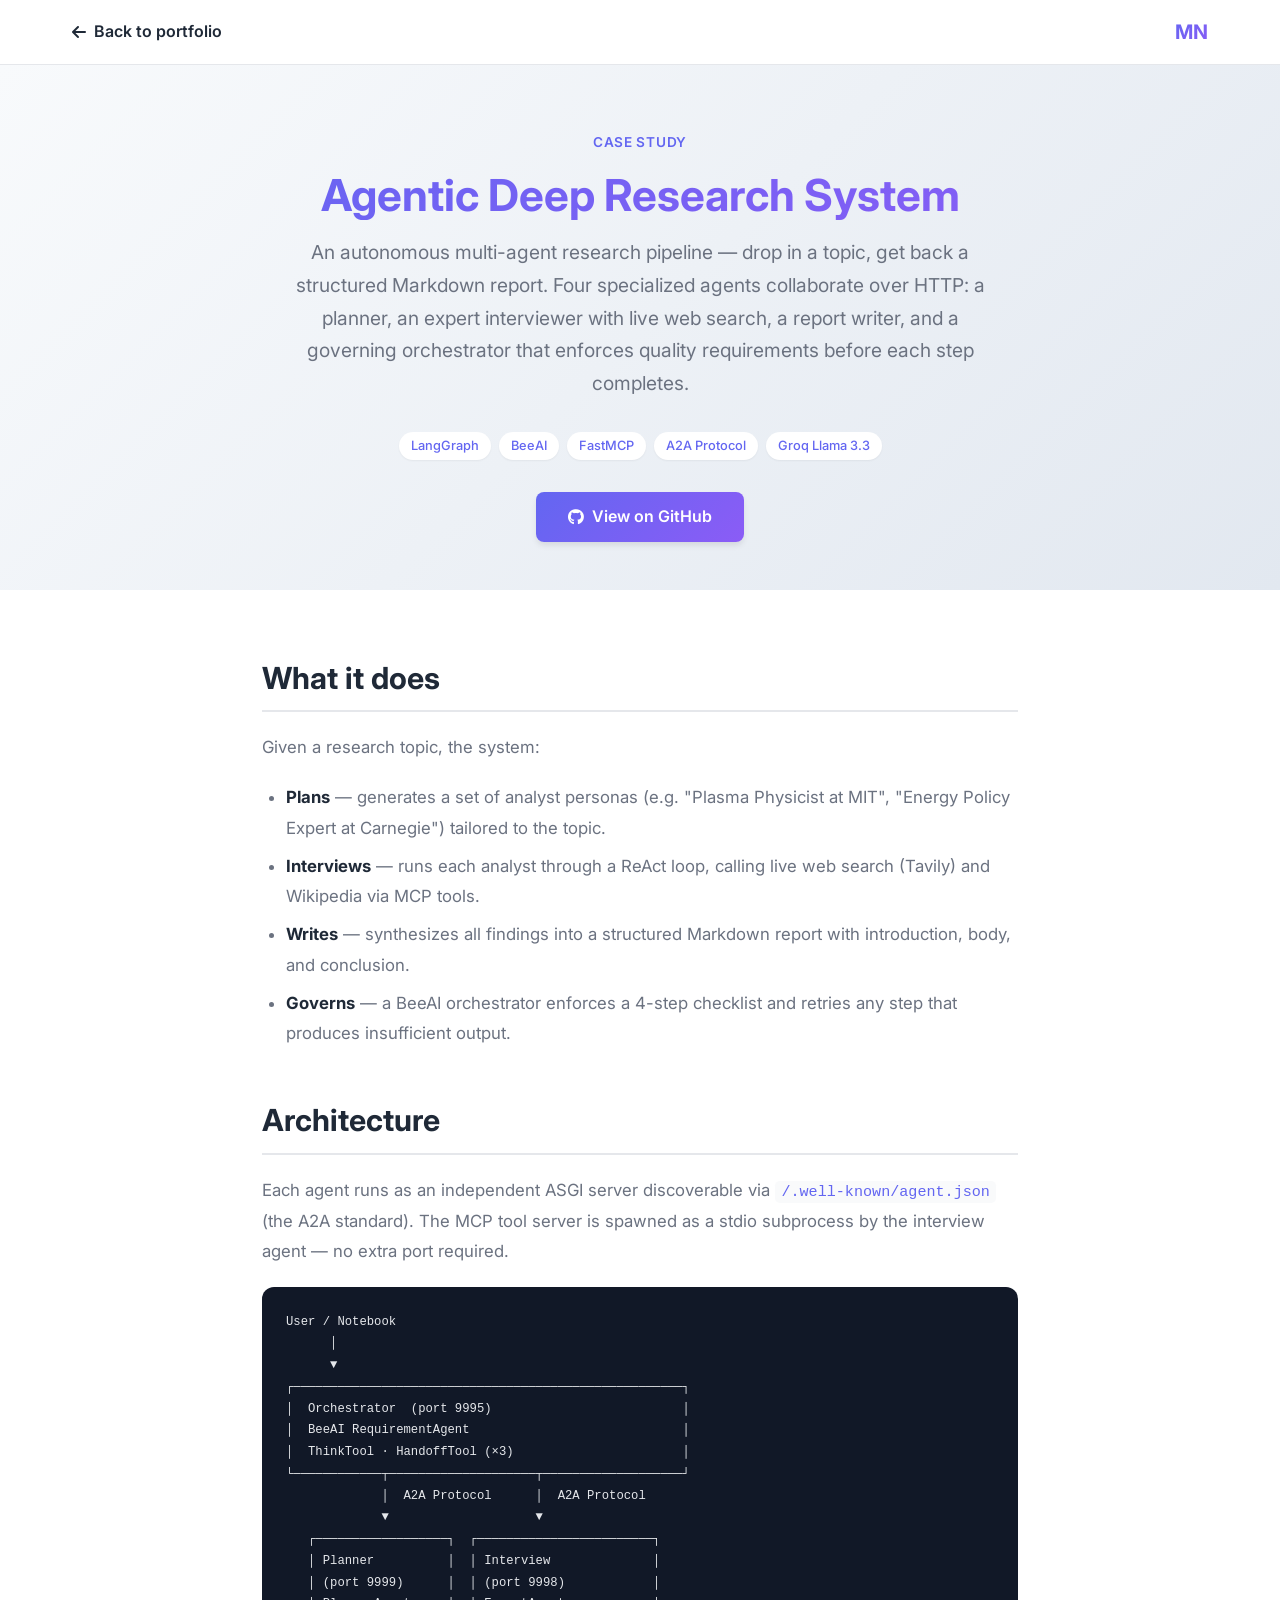
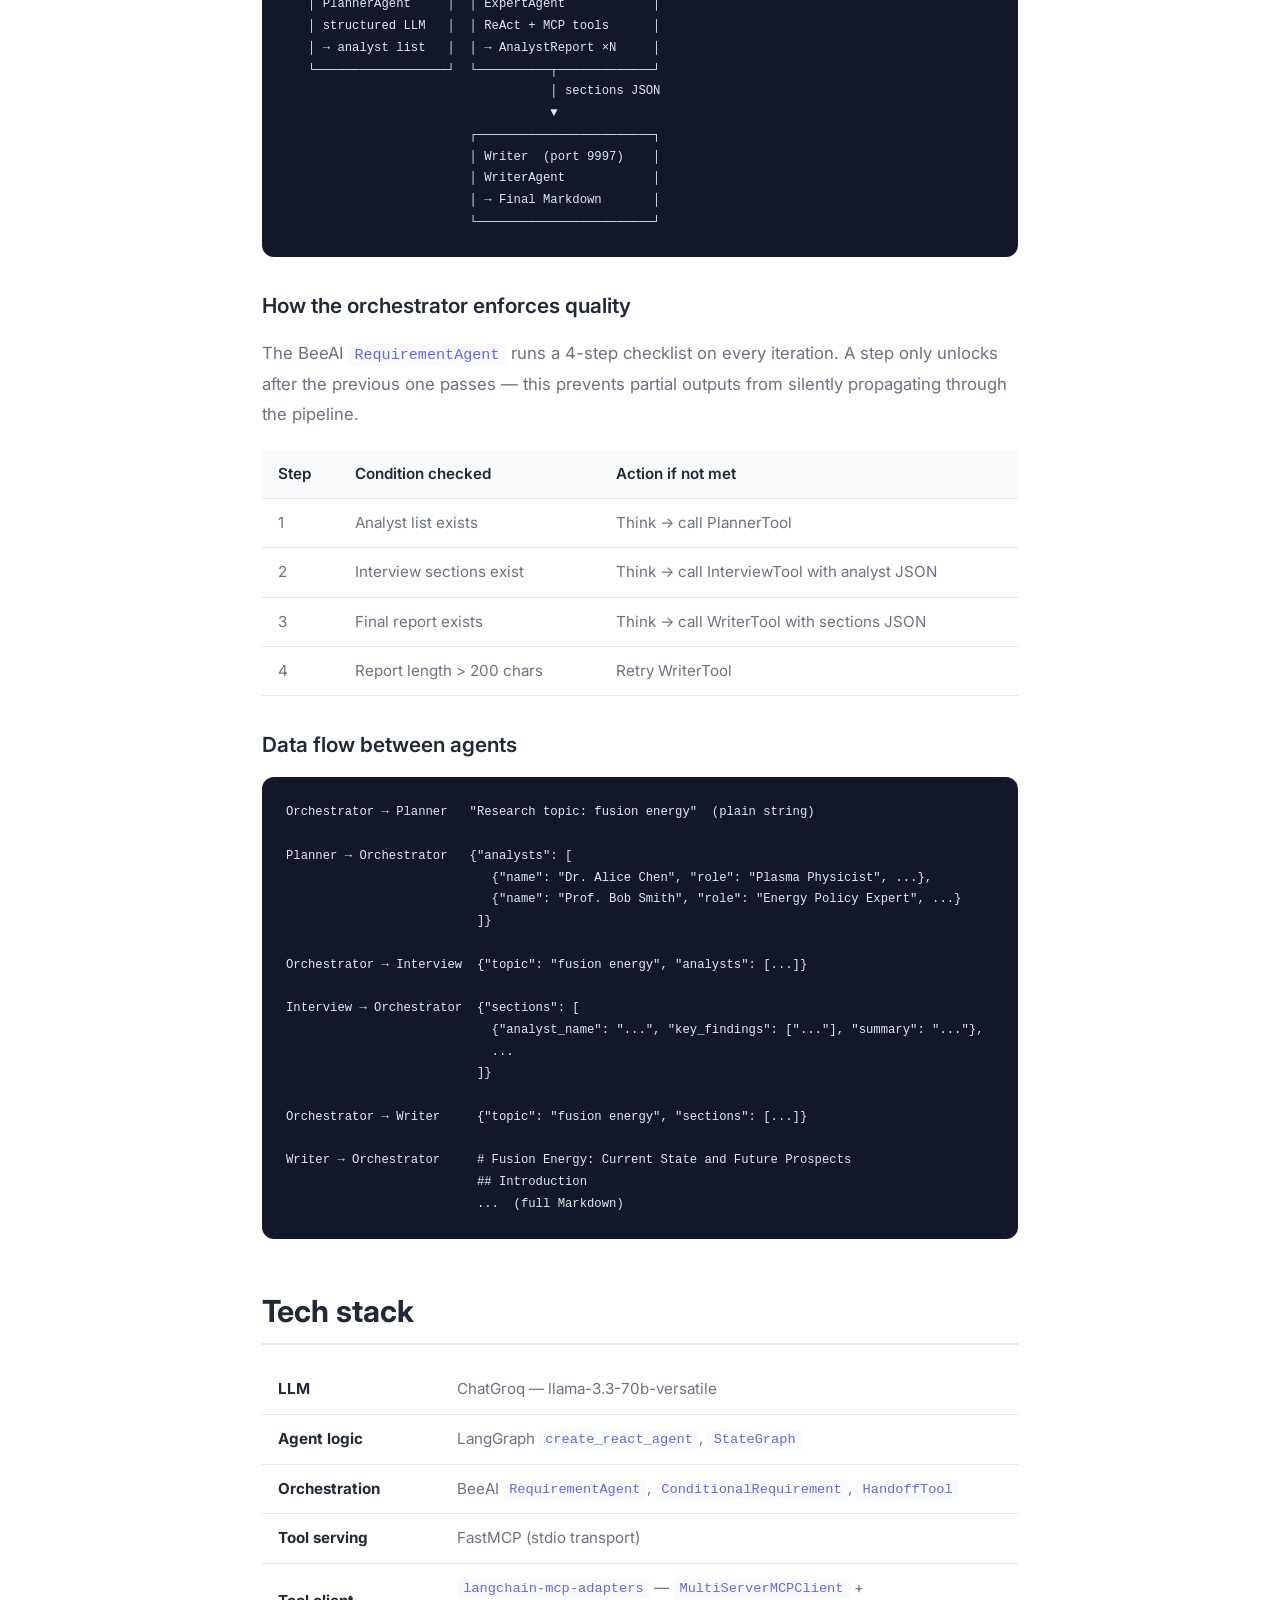
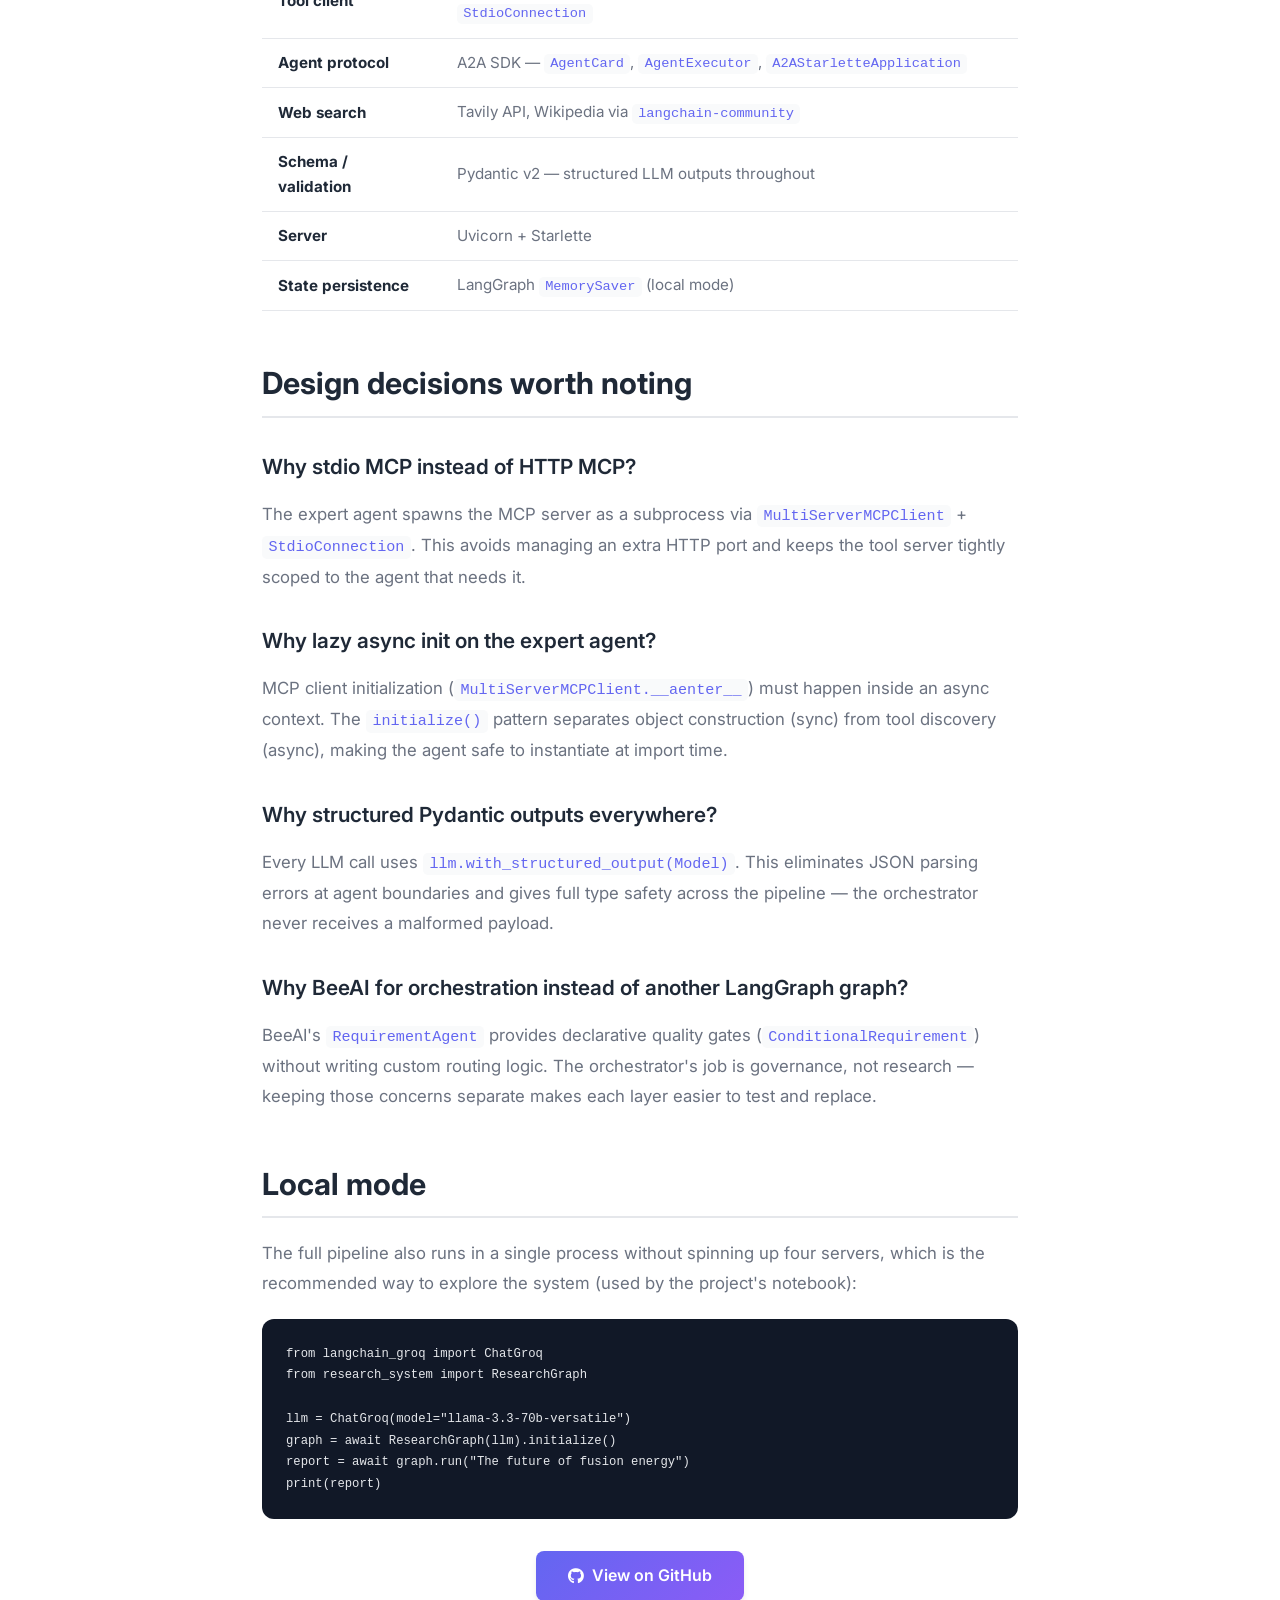
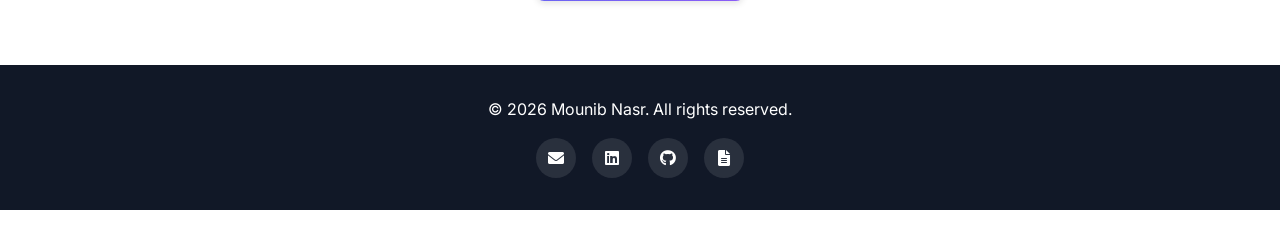
<file: projects/deep-research-system.html>
<!DOCTYPE html>
<html lang="en">
<head>
    <meta charset="UTF-8">
    <meta name="viewport" content="width=device-width, initial-scale=1.0">
    <title>Agentic Deep Research System — Case Study | Mounib Nasr</title>
    <meta name="description" content="An autonomous multi-agent research pipeline built with LangGraph, BeeAI, FastMCP, and the A2A protocol.">
    <link rel="stylesheet" href="../styles.css">
    <link rel="stylesheet" href="../project.css">
    <link href="https://fonts.googleapis.com/css2?family=Inter:wght@300;400;500;600;700&display=swap" rel="stylesheet">
    <link rel="stylesheet" href="https://cdnjs.cloudflare.com/ajax/libs/font-awesome/6.0.0/css/all.min.css">
</head>
<body>
    <header class="article-header">
        <div class="container">
            <a href="../index.html#projects" class="back-link"><i class="fas fa-arrow-left"></i> Back to portfolio</a>
            <span class="logo-text">MN</span>
        </div>
    </header>

    <section class="article-hero">
        <div class="container">
            <span class="eyebrow">Case Study</span>
            <h1>Agentic Deep Research System</h1>
            <p class="tagline">
                An autonomous multi-agent research pipeline — drop in a topic, get back a structured Markdown
                report. Four specialized agents collaborate over HTTP: a planner, an expert interviewer with live
                web search, a report writer, and a governing orchestrator that enforces quality requirements before
                each step completes.
            </p>
            <div class="tech-badges">
                <span class="tech-tag">LangGraph</span>
                <span class="tech-tag">BeeAI</span>
                <span class="tech-tag">FastMCP</span>
                <span class="tech-tag">A2A Protocol</span>
                <span class="tech-tag">Groq Llama 3.3</span>
            </div>
            <div class="cta-buttons">
                <a href="https://github.com/mounibnasr45/Agentic-Deep-Research-Mechanism" target="_blank" class="btn btn-primary"><i class="fab fa-github"></i> View on GitHub</a>
            </div>
        </div>
    </section>

    <article class="article-content">
        <h2>What it does</h2>
        <p>Given a research topic, the system:</p>
        <ul>
            <li><strong>Plans</strong> — generates a set of analyst personas (e.g. "Plasma Physicist at MIT", "Energy Policy Expert at Carnegie") tailored to the topic.</li>
            <li><strong>Interviews</strong> — runs each analyst through a ReAct loop, calling live web search (Tavily) and Wikipedia via MCP tools.</li>
            <li><strong>Writes</strong> — synthesizes all findings into a structured Markdown report with introduction, body, and conclusion.</li>
            <li><strong>Governs</strong> — a BeeAI orchestrator enforces a 4-step checklist and retries any step that produces insufficient output.</li>
        </ul>

        <h2>Architecture</h2>
        <p>
            Each agent runs as an independent ASGI server discoverable via <code>/.well-known/agent.json</code> (the
            A2A standard). The MCP tool server is spawned as a stdio subprocess by the interview agent — no extra
            port required.
        </p>
        <pre><code>User / Notebook
      │
      ▼
┌─────────────────────────────────────────────────────┐
│  Orchestrator  (port 9995)                          │
│  BeeAI RequirementAgent                             │
│  ThinkTool · HandoffTool (×3)                       │
└────────────┬────────────────────┬───────────────────┘
             │  A2A Protocol      │  A2A Protocol
             ▼                    ▼
   ┌──────────────────┐  ┌────────────────────────┐
   │ Planner          │  │ Interview              │
   │ (port 9999)      │  │ (port 9998)            │
   │ PlannerAgent     │  │ ExpertAgent            │
   │ structured LLM   │  │ ReAct + MCP tools      │
   │ → analyst list   │  │ → AnalystReport ×N     │
   └──────────────────┘  └──────────┬─────────────┘
                                    │ sections JSON
                                    ▼
                         ┌────────────────────────┐
                         │ Writer  (port 9997)    │
                         │ WriterAgent            │
                         │ → Final Markdown       │
                         └────────────────────────┘</code></pre>

        <h3>How the orchestrator enforces quality</h3>
        <p>
            The BeeAI <code>RequirementAgent</code> runs a 4-step checklist on every iteration. A step only unlocks
            after the previous one passes — this prevents partial outputs from silently propagating through the
            pipeline.
        </p>
        <div class="table-wrap">
            <table>
                <thead><tr><th>Step</th><th>Condition checked</th><th>Action if not met</th></tr></thead>
                <tbody>
                    <tr><td>1</td><td>Analyst list exists</td><td>Think → call PlannerTool</td></tr>
                    <tr><td>2</td><td>Interview sections exist</td><td>Think → call InterviewTool with analyst JSON</td></tr>
                    <tr><td>3</td><td>Final report exists</td><td>Think → call WriterTool with sections JSON</td></tr>
                    <tr><td>4</td><td>Report length &gt; 200 chars</td><td>Retry WriterTool</td></tr>
                </tbody>
            </table>
        </div>

        <h3>Data flow between agents</h3>
        <pre><code>Orchestrator → Planner   "Research topic: fusion energy"  (plain string)

Planner → Orchestrator   {"analysts": [
                            {"name": "Dr. Alice Chen", "role": "Plasma Physicist", ...},
                            {"name": "Prof. Bob Smith", "role": "Energy Policy Expert", ...}
                          ]}

Orchestrator → Interview  {"topic": "fusion energy", "analysts": [...]}

Interview → Orchestrator  {"sections": [
                            {"analyst_name": "...", "key_findings": ["..."], "summary": "..."},
                            ...
                          ]}

Orchestrator → Writer     {"topic": "fusion energy", "sections": [...]}

Writer → Orchestrator     # Fusion Energy: Current State and Future Prospects
                          ## Introduction
                          ...  (full Markdown)</code></pre>

        <h2>Tech stack</h2>
        <div class="table-wrap">
            <table>
                <tbody>
                    <tr><td><strong>LLM</strong></td><td>ChatGroq — llama-3.3-70b-versatile</td></tr>
                    <tr><td><strong>Agent logic</strong></td><td>LangGraph <code>create_react_agent</code>, <code>StateGraph</code></td></tr>
                    <tr><td><strong>Orchestration</strong></td><td>BeeAI <code>RequirementAgent</code>, <code>ConditionalRequirement</code>, <code>HandoffTool</code></td></tr>
                    <tr><td><strong>Tool serving</strong></td><td>FastMCP (stdio transport)</td></tr>
                    <tr><td><strong>Tool client</strong></td><td><code>langchain-mcp-adapters</code> — <code>MultiServerMCPClient</code> + <code>StdioConnection</code></td></tr>
                    <tr><td><strong>Agent protocol</strong></td><td>A2A SDK — <code>AgentCard</code>, <code>AgentExecutor</code>, <code>A2AStarletteApplication</code></td></tr>
                    <tr><td><strong>Web search</strong></td><td>Tavily API, Wikipedia via <code>langchain-community</code></td></tr>
                    <tr><td><strong>Schema / validation</strong></td><td>Pydantic v2 — structured LLM outputs throughout</td></tr>
                    <tr><td><strong>Server</strong></td><td>Uvicorn + Starlette</td></tr>
                    <tr><td><strong>State persistence</strong></td><td>LangGraph <code>MemorySaver</code> (local mode)</td></tr>
                </tbody>
            </table>
        </div>

        <h2>Design decisions worth noting</h2>
        <h3>Why stdio MCP instead of HTTP MCP?</h3>
        <p>
            The expert agent spawns the MCP server as a subprocess via <code>MultiServerMCPClient</code> +
            <code>StdioConnection</code>. This avoids managing an extra HTTP port and keeps the tool server tightly
            scoped to the agent that needs it.
        </p>
        <h3>Why lazy async init on the expert agent?</h3>
        <p>
            MCP client initialization (<code>MultiServerMCPClient.__aenter__</code>) must happen inside an async
            context. The <code>initialize()</code> pattern separates object construction (sync) from tool discovery
            (async), making the agent safe to instantiate at import time.
        </p>
        <h3>Why structured Pydantic outputs everywhere?</h3>
        <p>
            Every LLM call uses <code>llm.with_structured_output(Model)</code>. This eliminates JSON parsing errors
            at agent boundaries and gives full type safety across the pipeline — the orchestrator never receives a
            malformed payload.
        </p>
        <h3>Why BeeAI for orchestration instead of another LangGraph graph?</h3>
        <p>
            BeeAI's <code>RequirementAgent</code> provides declarative quality gates
            (<code>ConditionalRequirement</code>) without writing custom routing logic. The orchestrator's job is
            governance, not research — keeping those concerns separate makes each layer easier to test and replace.
        </p>

        <h2>Local mode</h2>
        <p>
            The full pipeline also runs in a single process without spinning up four servers, which is the
            recommended way to explore the system (used by the project's notebook):
        </p>
        <pre><code>from langchain_groq import ChatGroq
from research_system import ResearchGraph

llm = ChatGroq(model="llama-3.3-70b-versatile")
graph = await ResearchGraph(llm).initialize()
report = await graph.run("The future of fusion energy")
print(report)</code></pre>

        <div class="cta-buttons" style="margin-top: 2rem;">
            <a href="https://github.com/mounibnasr45/Agentic-Deep-Research-Mechanism" target="_blank" class="btn btn-primary"><i class="fab fa-github"></i> View on GitHub</a>
        </div>
    </article>

    <footer class="article-footer">
        <div class="container">
            <p>&copy; 2026 Mounib Nasr. All rights reserved.</p>
            <div class="footer-social">
                <a href="mailto:mounibnasr123@gmail.com"><i class="fas fa-envelope"></i></a>
                <a href="https://www.linkedin.com/in/mounib-nasr-073899244/" target="_blank"><i class="fab fa-linkedin"></i></a>
                <a href="https://github.com/mounibnasr45" target="_blank"><i class="fab fa-github"></i></a>
                    <a href="../Mounib-Nasr-Resume.pdf" target="_blank" rel="noopener" title="Resume (PDF)"><i class="fas fa-file-lines"></i></a>
            </div>
        </div>
    </footer>
</body>
</html>
</file>
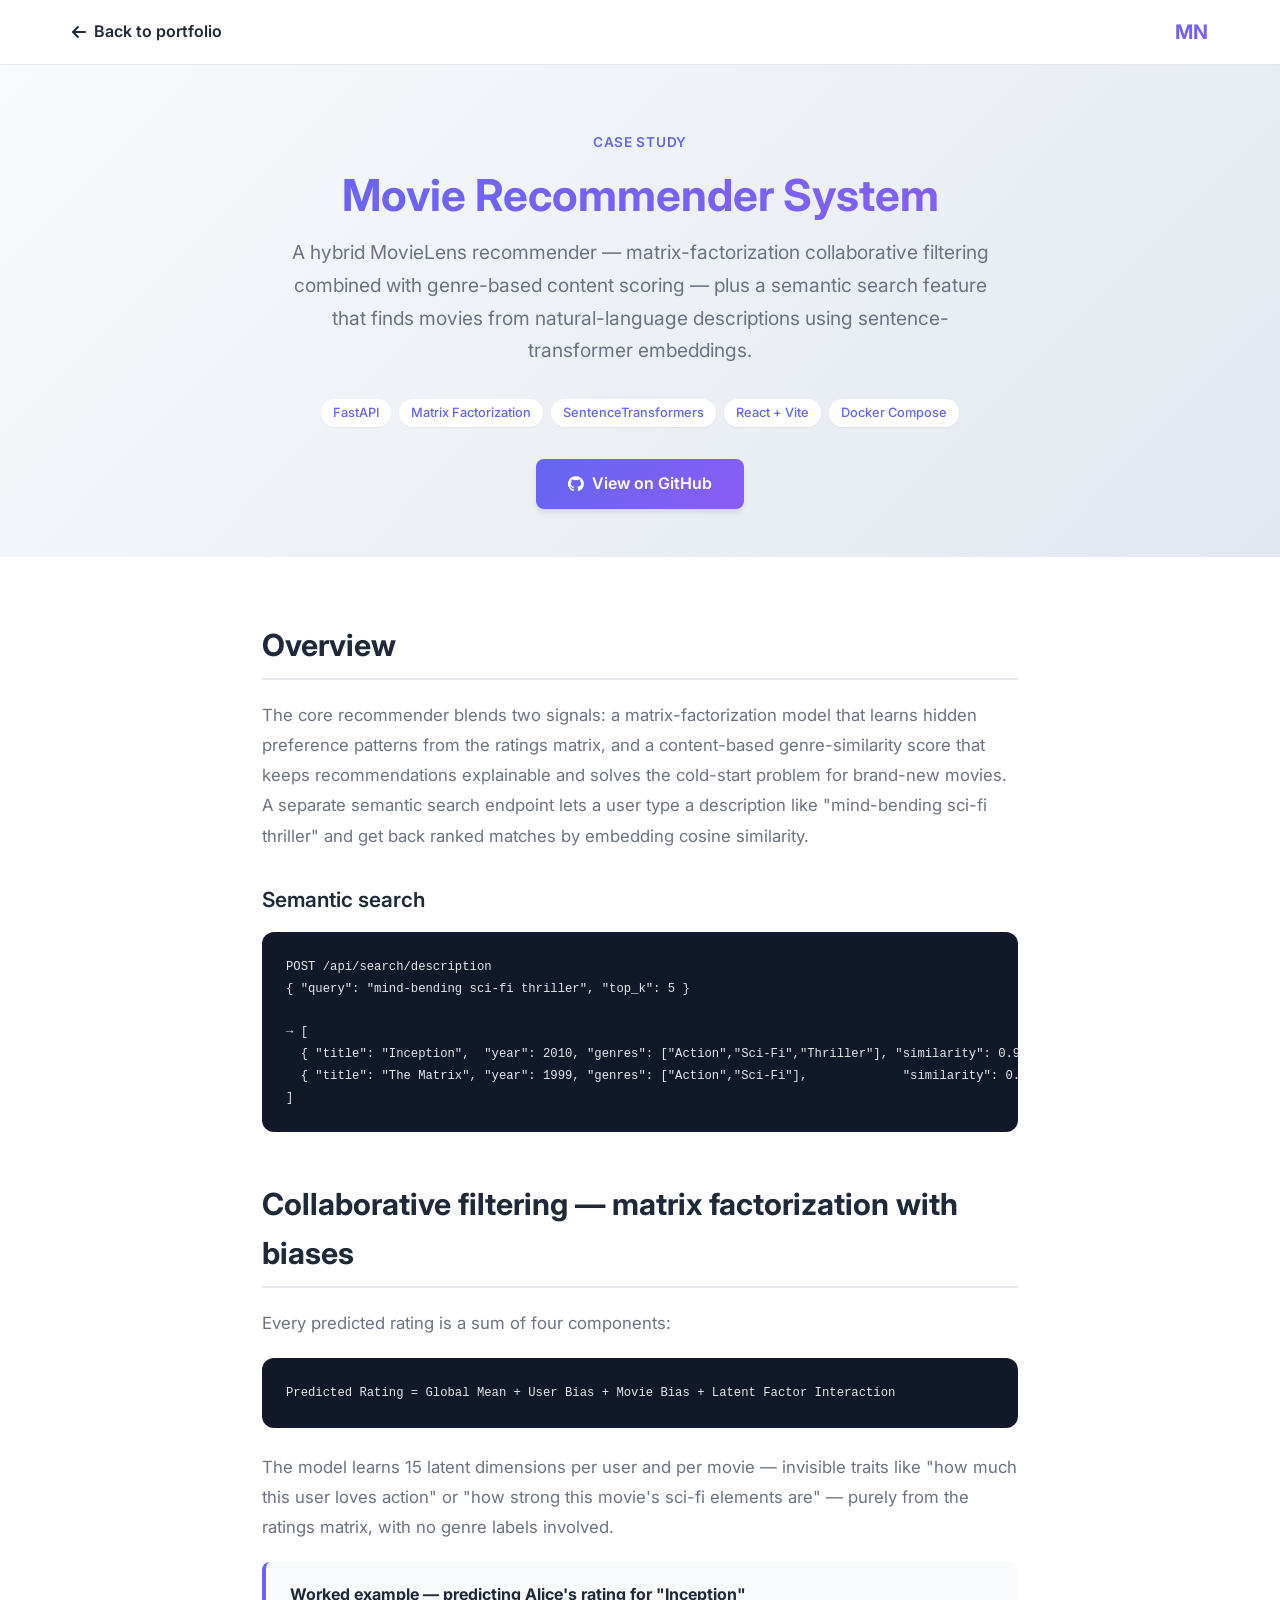
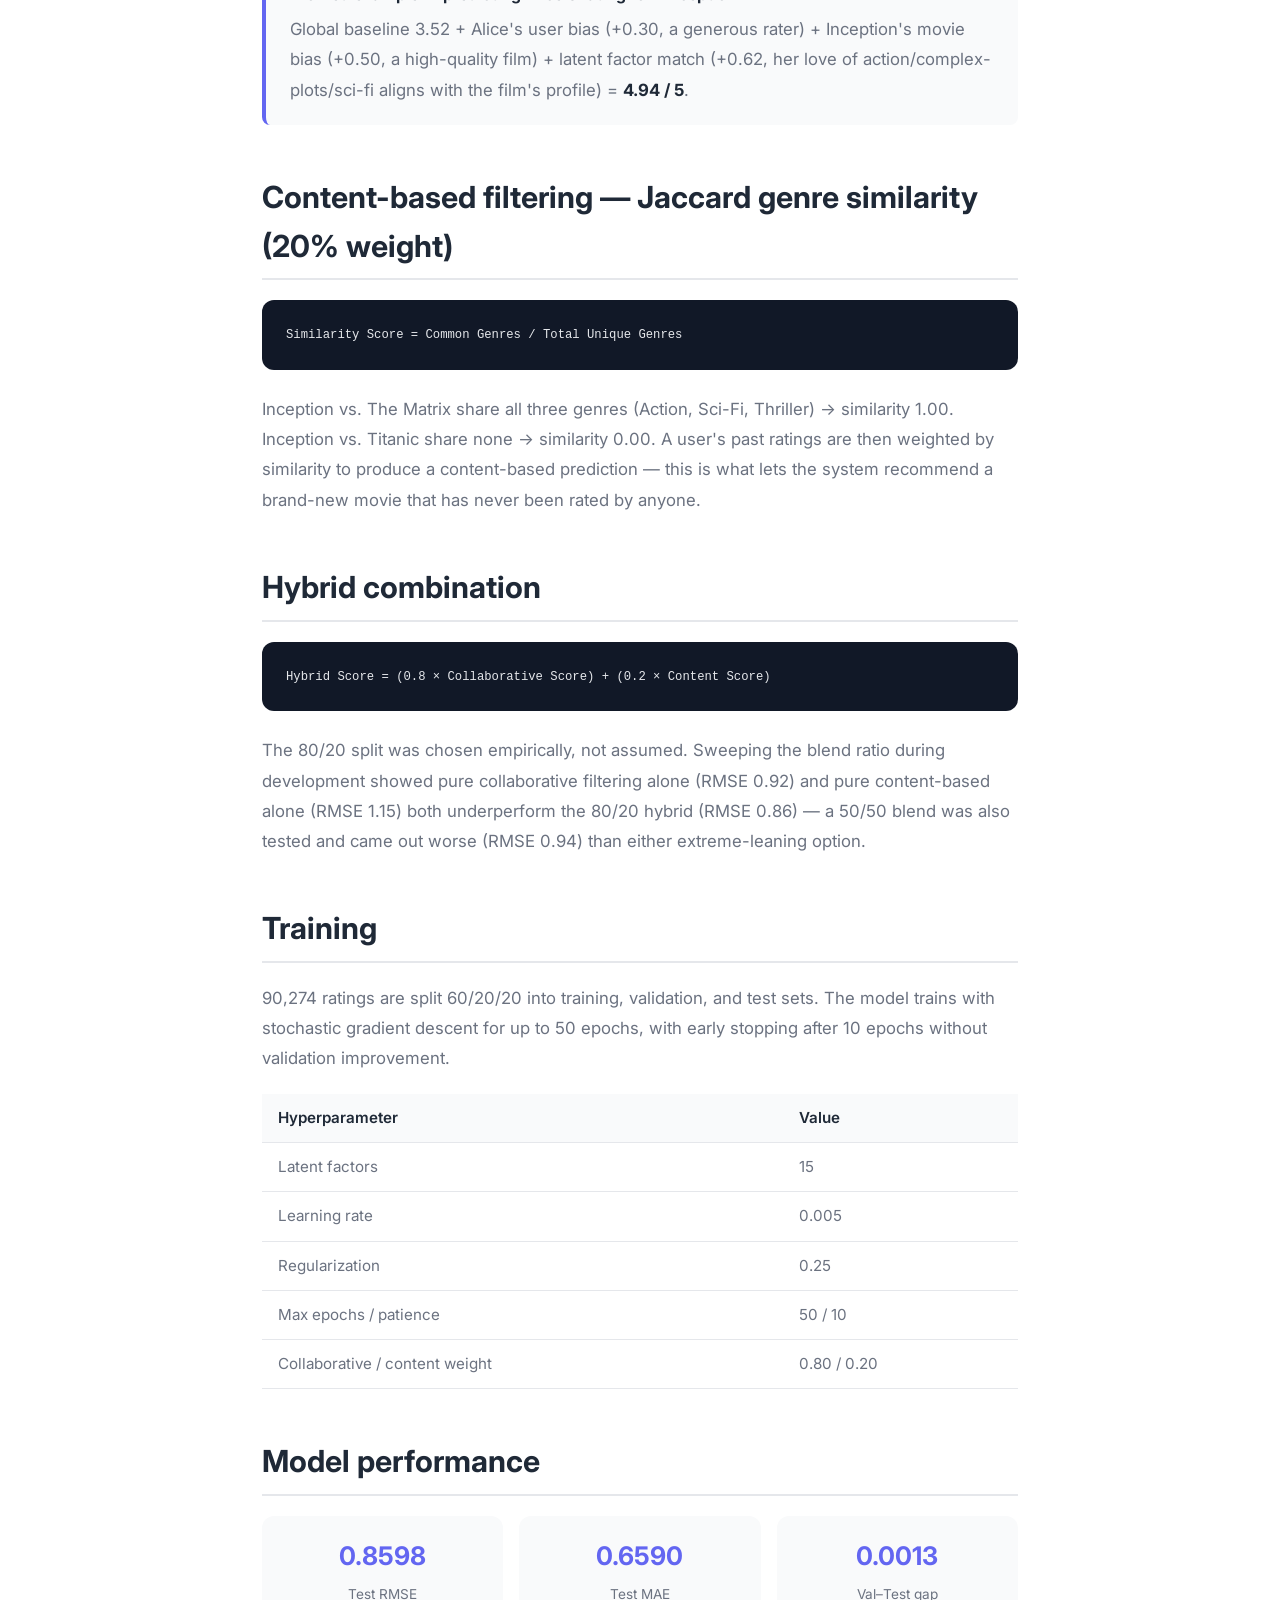
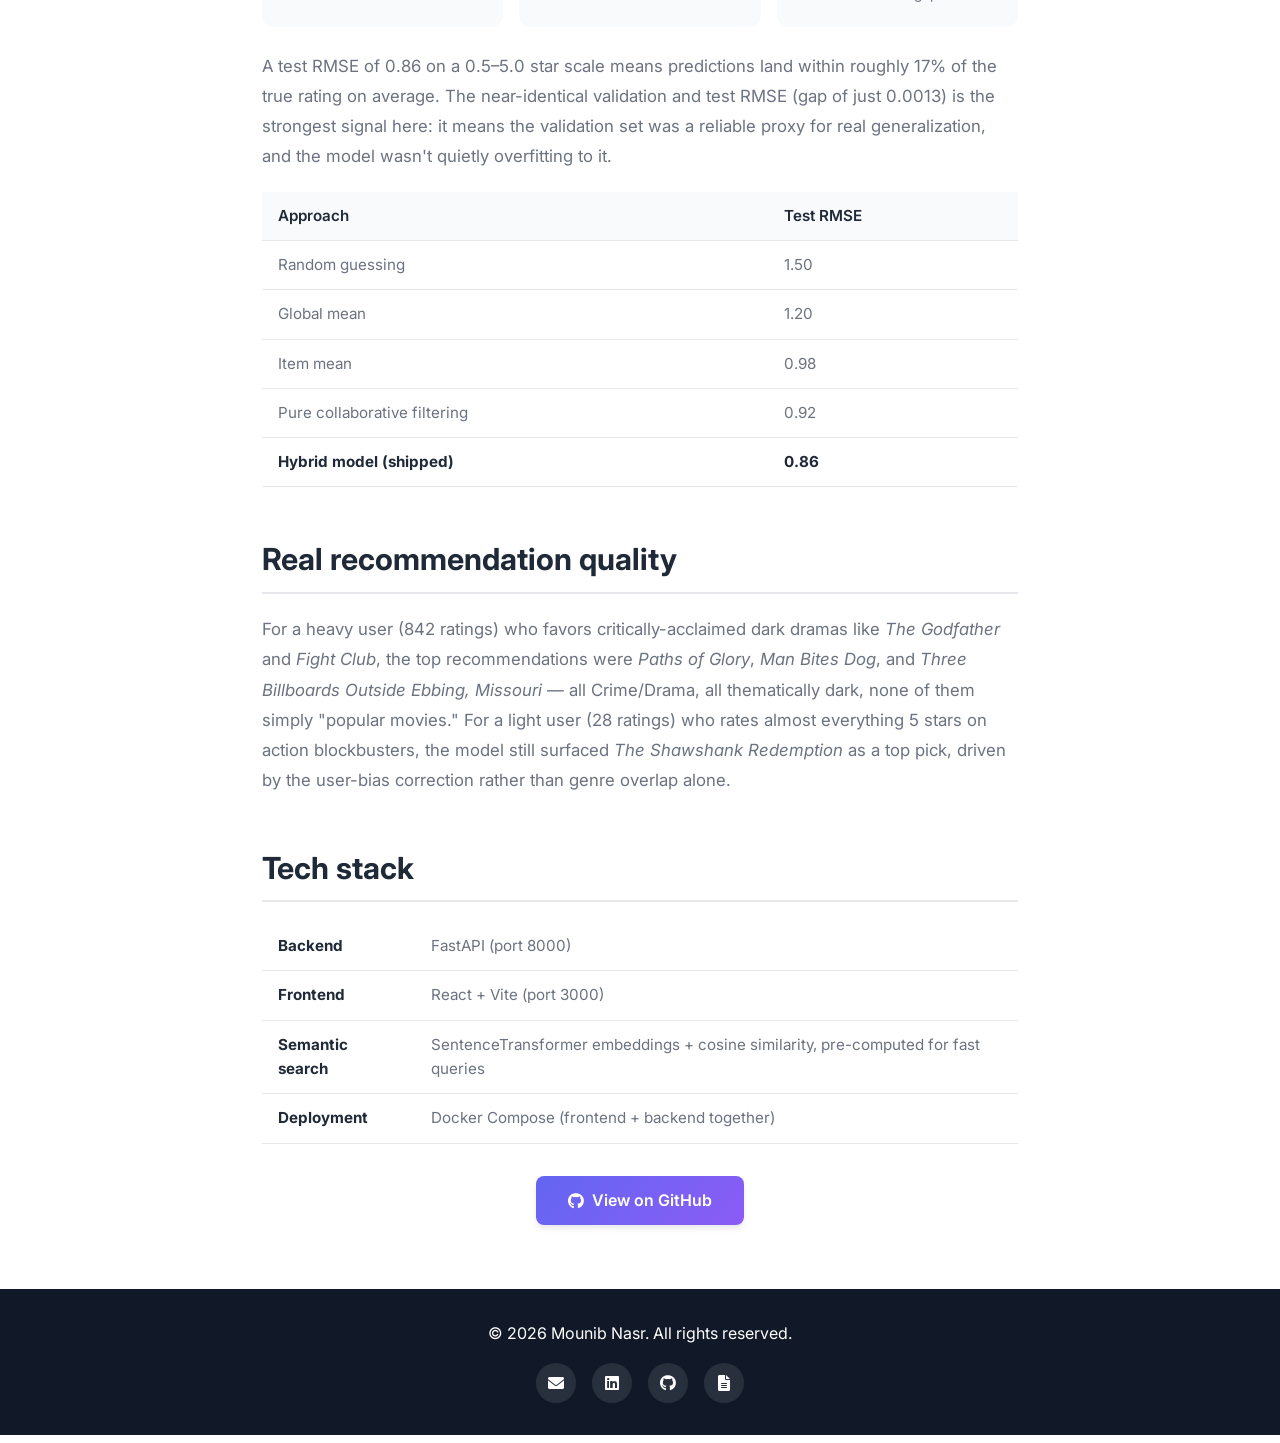
<file: projects/recommender-system.html>
<!DOCTYPE html>
<html lang="en">
<head>
    <meta charset="UTF-8">
    <meta name="viewport" content="width=device-width, initial-scale=1.0">
    <title>Movie Recommender System — Case Study | Mounib Nasr</title>
    <meta name="description" content="A hybrid movie recommender combining matrix-factorization collaborative filtering with genre-based content scoring, plus semantic search.">
    <link rel="stylesheet" href="../styles.css">
    <link rel="stylesheet" href="../project.css">
    <link href="https://fonts.googleapis.com/css2?family=Inter:wght@300;400;500;600;700&display=swap" rel="stylesheet">
    <link rel="stylesheet" href="https://cdnjs.cloudflare.com/ajax/libs/font-awesome/6.0.0/css/all.min.css">
</head>
<body>
    <header class="article-header">
        <div class="container">
            <a href="../index.html#projects" class="back-link"><i class="fas fa-arrow-left"></i> Back to portfolio</a>
            <span class="logo-text">MN</span>
        </div>
    </header>

    <section class="article-hero">
        <div class="container">
            <span class="eyebrow">Case Study</span>
            <h1>Movie Recommender System</h1>
            <p class="tagline">
                A hybrid MovieLens recommender — matrix-factorization collaborative filtering combined with
                genre-based content scoring — plus a semantic search feature that finds movies from natural-language
                descriptions using sentence-transformer embeddings.
            </p>
            <div class="tech-badges">
                <span class="tech-tag">FastAPI</span>
                <span class="tech-tag">Matrix Factorization</span>
                <span class="tech-tag">SentenceTransformers</span>
                <span class="tech-tag">React + Vite</span>
                <span class="tech-tag">Docker Compose</span>
            </div>
            <div class="cta-buttons">
                <a href="https://github.com/mounibnasr45/recommender_system" target="_blank" class="btn btn-primary"><i class="fab fa-github"></i> View on GitHub</a>
            </div>
        </div>
    </section>

    <article class="article-content">
        <h2>Overview</h2>
        <p>
            The core recommender blends two signals: a matrix-factorization model that learns hidden preference
            patterns from the ratings matrix, and a content-based genre-similarity score that keeps recommendations
            explainable and solves the cold-start problem for brand-new movies. A separate semantic search endpoint
            lets a user type a description like "mind-bending sci-fi thriller" and get back ranked matches by
            embedding cosine similarity.
        </p>

        <h3>Semantic search</h3>
        <pre><code>POST /api/search/description
{ "query": "mind-bending sci-fi thriller", "top_k": 5 }

→ [
  { "title": "Inception",  "year": 2010, "genres": ["Action","Sci-Fi","Thriller"], "similarity": 0.92 },
  { "title": "The Matrix", "year": 1999, "genres": ["Action","Sci-Fi"],             "similarity": 0.89 }
]</code></pre>

        <h2>Collaborative filtering — matrix factorization with biases</h2>
        <p>Every predicted rating is a sum of four components:</p>
        <pre><code>Predicted Rating = Global Mean + User Bias + Movie Bias + Latent Factor Interaction</code></pre>
        <p>
            The model learns 15 latent dimensions per user and per movie — invisible traits like "how much this
            user loves action" or "how strong this movie's sci-fi elements are" — purely from the ratings matrix,
            with no genre labels involved.
        </p>
        <div class="callout">
            <span class="callout-title">Worked example — predicting Alice's rating for "Inception"</span>
            <p>
                Global baseline 3.52 + Alice's user bias (+0.30, a generous rater) + Inception's movie bias (+0.50,
                a high-quality film) + latent factor match (+0.62, her love of action/complex-plots/sci-fi aligns
                with the film's profile) = <strong>4.94 / 5</strong>.
            </p>
        </div>

        <h2>Content-based filtering — Jaccard genre similarity (20% weight)</h2>
        <pre><code>Similarity Score = Common Genres / Total Unique Genres</code></pre>
        <p>
            Inception vs. The Matrix share all three genres (Action, Sci-Fi, Thriller) → similarity 1.00. Inception
            vs. Titanic share none → similarity 0.00. A user's past ratings are then weighted by similarity to
            produce a content-based prediction — this is what lets the system recommend a brand-new movie that has
            never been rated by anyone.
        </p>

        <h2>Hybrid combination</h2>
        <pre><code>Hybrid Score = (0.8 × Collaborative Score) + (0.2 × Content Score)</code></pre>
        <p>
            The 80/20 split was chosen empirically, not assumed. Sweeping the blend ratio during development showed
            pure collaborative filtering alone (RMSE 0.92) and pure content-based alone (RMSE 1.15) both
            underperform the 80/20 hybrid (RMSE 0.86) — a 50/50 blend was also tested and came out worse (RMSE
            0.94) than either extreme-leaning option.
        </p>

        <h2>Training</h2>
        <p>
            90,274 ratings are split 60/20/20 into training, validation, and test sets. The model trains with
            stochastic gradient descent for up to 50 epochs, with early stopping after 10 epochs without validation
            improvement.
        </p>
        <div class="table-wrap">
            <table>
                <thead><tr><th>Hyperparameter</th><th>Value</th></tr></thead>
                <tbody>
                    <tr><td>Latent factors</td><td>15</td></tr>
                    <tr><td>Learning rate</td><td>0.005</td></tr>
                    <tr><td>Regularization</td><td>0.25</td></tr>
                    <tr><td>Max epochs / patience</td><td>50 / 10</td></tr>
                    <tr><td>Collaborative / content weight</td><td>0.80 / 0.20</td></tr>
                </tbody>
            </table>
        </div>

        <h2>Model performance</h2>
        <div class="metric-grid">
            <div class="metric-card"><span class="metric-number">0.8598</span><span class="metric-label">Test RMSE</span></div>
            <div class="metric-card"><span class="metric-number">0.6590</span><span class="metric-label">Test MAE</span></div>
            <div class="metric-card"><span class="metric-number">0.0013</span><span class="metric-label">Val–Test gap</span></div>
        </div>
        <p>
            A test RMSE of 0.86 on a 0.5–5.0 star scale means predictions land within roughly 17% of the true
            rating on average. The near-identical validation and test RMSE (gap of just 0.0013) is the strongest
            signal here: it means the validation set was a reliable proxy for real generalization, and the model
            wasn't quietly overfitting to it.
        </p>
        <div class="table-wrap">
            <table>
                <thead><tr><th>Approach</th><th>Test RMSE</th></tr></thead>
                <tbody>
                    <tr><td>Random guessing</td><td>1.50</td></tr>
                    <tr><td>Global mean</td><td>1.20</td></tr>
                    <tr><td>Item mean</td><td>0.98</td></tr>
                    <tr><td>Pure collaborative filtering</td><td>0.92</td></tr>
                    <tr><td><strong>Hybrid model (shipped)</strong></td><td><strong>0.86</strong></td></tr>
                </tbody>
            </table>
        </div>

        <h2>Real recommendation quality</h2>
        <p>
            For a heavy user (842 ratings) who favors critically-acclaimed dark dramas like <em>The Godfather</em>
            and <em>Fight Club</em>, the top recommendations were <em>Paths of Glory</em>, <em>Man Bites Dog</em>,
            and <em>Three Billboards Outside Ebbing, Missouri</em> — all Crime/Drama, all thematically dark, none of
            them simply "popular movies." For a light user (28 ratings) who rates almost everything 5 stars on
            action blockbusters, the model still surfaced <em>The Shawshank Redemption</em> as a top pick, driven by
            the user-bias correction rather than genre overlap alone.
        </p>

        <h2>Tech stack</h2>
        <div class="table-wrap">
            <table>
                <tbody>
                    <tr><td><strong>Backend</strong></td><td>FastAPI (port 8000)</td></tr>
                    <tr><td><strong>Frontend</strong></td><td>React + Vite (port 3000)</td></tr>
                    <tr><td><strong>Semantic search</strong></td><td>SentenceTransformer embeddings + cosine similarity, pre-computed for fast queries</td></tr>
                    <tr><td><strong>Deployment</strong></td><td>Docker Compose (frontend + backend together)</td></tr>
                </tbody>
            </table>
        </div>

        <div class="cta-buttons" style="margin-top: 2rem;">
            <a href="https://github.com/mounibnasr45/recommender_system" target="_blank" class="btn btn-primary"><i class="fab fa-github"></i> View on GitHub</a>
        </div>
    </article>

    <footer class="article-footer">
        <div class="container">
            <p>&copy; 2026 Mounib Nasr. All rights reserved.</p>
            <div class="footer-social">
                <a href="mailto:mounibnasr123@gmail.com"><i class="fas fa-envelope"></i></a>
                <a href="https://www.linkedin.com/in/mounib-nasr-073899244/" target="_blank"><i class="fab fa-linkedin"></i></a>
                <a href="https://github.com/mounibnasr45" target="_blank"><i class="fab fa-github"></i></a>
                    <a href="../Mounib-Nasr-Resume.pdf" target="_blank" rel="noopener" title="Resume (PDF)"><i class="fas fa-file-lines"></i></a>
            </div>
        </div>
    </footer>
</body>
</html>
</file>
<file: styles.css>
* {
  margin: 0;
  padding: 0;
  box-sizing: border-box;
}

:root {
  --primary-color: #6366f1;
  --secondary-color: #8b5cf6;
  --accent-color: #06b6d4;
  --text-primary: #1f2937;
  --text-secondary: #6b7280;
  --text-light: #9ca3af;
  --bg-primary: #ffffff;
  --bg-secondary: #f9fafb;
  --bg-dark: #111827;
  --border-color: #e5e7eb;
  --shadow-sm: 0 1px 2px 0 rgb(0 0 0 / 0.05);
  --shadow-md: 0 4px 6px -1px rgb(0 0 0 / 0.1);
  --shadow-lg: 0 10px 15px -3px rgb(0 0 0 / 0.1);
  --shadow-xl: 0 20px 25px -5px rgb(0 0 0 / 0.1);
  --gradient-primary: linear-gradient(135deg, var(--primary-color), var(--secondary-color));
  --gradient-accent: linear-gradient(135deg, var(--accent-color), var(--primary-color));
}

body {
  font-family: "Inter", sans-serif;
  line-height: 1.6;
  color: var(--text-primary);
  background-color: var(--bg-primary);
  overflow-x: hidden;
}

.container {
  max-width: 1200px;
  margin: 0 auto;
  padding: 0 2rem;
}

/* Navigation */
.navbar {
  position: fixed;
  top: 0;
  width: 100%;
  background: rgba(255, 255, 255, 0.95);
  backdrop-filter: blur(10px);
  border-bottom: 1px solid var(--border-color);
  z-index: 1000;
  transition: all 0.3s ease;
}

.nav-container {
  max-width: 1200px;
  margin: 0 auto;
  padding: 0 2rem;
  display: flex;
  justify-content: space-between;
  align-items: center;
  height: 70px;
}

.nav-logo .logo-text {
  font-size: 1.5rem;
  font-weight: 700;
  background: var(--gradient-primary);
  -webkit-background-clip: text;
  -webkit-text-fill-color: transparent;
  background-clip: text;
}

.nav-menu {
  display: flex;
  list-style: none;
  gap: 2rem;
}

.nav-link {
  text-decoration: none;
  color: var(--text-primary);
  font-weight: 500;
  transition: color 0.3s ease;
  position: relative;
}

.nav-link:hover {
  color: var(--primary-color);
}

.nav-link::after {
  content: "";
  position: absolute;
  bottom: -5px;
  left: 0;
  width: 0;
  height: 2px;
  background: var(--gradient-primary);
  transition: width 0.3s ease;
}

.nav-link:hover::after {
  width: 100%;
}

/* Resume: a call to action rather than another nav destination */
.nav-resume {
  display: inline-flex;
  align-items: center;
  gap: 0.45rem;
  padding: 0.5rem 1.1rem;
  border-radius: 2rem;
  background: var(--gradient-primary);
  color: white;
  font-weight: 600;
  font-size: 0.925rem;
  text-decoration: none;
  white-space: nowrap;
  box-shadow: var(--shadow-sm);
  transition: transform 0.3s ease, box-shadow 0.3s ease;
}

.nav-resume:hover {
  transform: translateY(-2px);
  box-shadow: var(--shadow-md);
}

.hamburger {
  display: none;
  flex-direction: column;
  cursor: pointer;
}

.bar {
  width: 25px;
  height: 3px;
  background: var(--text-primary);
  margin: 3px 0;
  transition: 0.3s;
}

/* Hero Section */
.hero {
  min-height: 100vh;
  display: flex;
  align-items: center;
  position: relative;
  background: linear-gradient(135deg, #f8fafc 0%, #e2e8f0 100%);
  overflow: hidden;
}

.hero::before {
  content: "";
  position: absolute;
  top: 0;
  left: 0;
  right: 0;
  bottom: 0;
  background: url('data:image/svg+xml,<svg xmlns="http://www.w3.org/2000/svg" viewBox="0 0 100 100"><defs><pattern id="grid" width="10" height="10" patternUnits="userSpaceOnUse"><path d="M 10 0 L 0 0 0 10" fill="none" stroke="%23e2e8f0" stroke-width="0.5"/></pattern></defs><rect width="100" height="100" fill="url(%23grid)"/></svg>');
  opacity: 0.5;
}

.hero-container {
  max-width: 1200px;
  margin: 0 auto;
  padding: 0 2rem;
  position: relative;
  z-index: 2;
}

.hero-content {
  display: grid;
  grid-template-columns: 1fr 1fr;
  gap: 4rem;
  align-items: center;
}

.hero-title {
  font-size: 3.5rem;
  font-weight: 700;
  margin-bottom: 1rem;
  line-height: 1.1;
}

.gradient-text {
  background: var(--gradient-primary);
  -webkit-background-clip: text;
  -webkit-text-fill-color: transparent;
  background-clip: text;
}

.hero-subtitle {
  font-size: 1.5rem;
  color: var(--text-secondary);
  margin-bottom: 1.5rem;
  font-weight: 500;
}

.hero-description {
  font-size: 1.1rem;
  color: var(--text-secondary);
  margin-bottom: 2rem;
  line-height: 1.7;
}

.hero-buttons {
  display: flex;
  flex-wrap: wrap;
  gap: 1rem;
  margin-bottom: 2rem;
}

.btn {
  padding: 0.75rem 2rem;
  border-radius: 0.5rem;
  text-decoration: none;
  font-weight: 600;
  transition: all 0.3s ease;
  border: none;
  cursor: pointer;
  display: inline-flex;
  align-items: center;
  gap: 0.5rem;
}

.btn-primary {
  background: var(--gradient-primary);
  color: white;
  box-shadow: var(--shadow-md);
}

.btn-primary:hover {
  transform: translateY(-2px);
  box-shadow: var(--shadow-lg);
}

.btn-secondary {
  background: transparent;
  color: var(--primary-color);
  border: 2px solid var(--primary-color);
}

.btn-secondary:hover {
  background: var(--primary-color);
  color: white;
  transform: translateY(-2px);
}

.hero-social {
  display: flex;
  gap: 1rem;
}

.social-link {
  width: 50px;
  height: 50px;
  border-radius: 50%;
  background: var(--bg-primary);
  display: flex;
  align-items: center;
  justify-content: center;
  color: var(--text-secondary);
  text-decoration: none;
  transition: all 0.3s ease;
  box-shadow: var(--shadow-sm);
}

.social-link:hover {
  background: var(--primary-color);
  color: white;
  transform: translateY(-2px);
  box-shadow: var(--shadow-md);
}

.hero-visual {
  position: relative;
  height: 500px;
}

.profile-image {
  position: relative;
  width: 300px;
  height: 300px;
  margin: 0 auto;
  z-index: 2;
}

.profile-image img {
  width: 100%;
  height: 100%;
  object-fit: cover;
  border-radius: 50%;
  border: 5px solid white;
  box-shadow: var(--shadow-xl);
}

.floating-elements {
  position: absolute;
  width: 100%;
  height: 100%;
  top: 0;
  left: 0;
}

.floating-card {
  position: absolute;
  width: 80px;
  height: 80px;
  background: var(--bg-primary);
  border-radius: 1rem;
  display: flex;
  align-items: center;
  justify-content: center;
  font-size: 2rem;
  color: var(--primary-color);
  box-shadow: var(--shadow-lg);
  animation: float 6s ease-in-out infinite;
}

.floating-card:nth-child(1) {
  top: 10%;
  left: 20%;
  animation-delay: 0s;
}

.floating-card:nth-child(2) {
  top: 30%;
  right: 10%;
  animation-delay: 1.5s;
}

.floating-card:nth-child(3) {
  bottom: 30%;
  left: 10%;
  animation-delay: 3s;
}

.floating-card:nth-child(4) {
  bottom: 10%;
  right: 30%;
  animation-delay: 4.5s;
}

@keyframes float {
  0%,
  100% {
    transform: translateY(0px);
  }
  50% {
    transform: translateY(-20px);
  }
}

.scroll-indicator {
  position: absolute;
  bottom: 2rem;
  left: 50%;
  transform: translateX(-50%);
  animation: bounce 2s infinite;
}

.scroll-arrow {
  width: 30px;
  height: 30px;
  border-right: 2px solid var(--primary-color);
  border-bottom: 2px solid var(--primary-color);
  transform: rotate(45deg);
}

@keyframes bounce {
  0%,
  20%,
  50%,
  80%,
  100% {
    transform: translateX(-50%) translateY(0);
  }
  40% {
    transform: translateX(-50%) translateY(-10px);
  }
  60% {
    transform: translateX(-50%) translateY(-5px);
  }
}

/* Section Styles */
.section-header {
  text-align: center;
  margin-bottom: 4rem;
}

.section-title {
  font-size: 2.5rem;
  font-weight: 700;
  margin-bottom: 1rem;
  background: var(--gradient-primary);
  -webkit-background-clip: text;
  -webkit-text-fill-color: transparent;
  background-clip: text;
}

.section-subtitle {
  font-size: 1.2rem;
  color: var(--text-secondary);
}

/* About Section */
.about {
  padding: 6rem 0;
  background: var(--bg-secondary);
}

.about-content {
  display: grid;
  grid-template-columns: 2fr 1fr;
  gap: 4rem;
  align-items: center;
}

.about-text p {
  font-size: 1.1rem;
  color: var(--text-secondary);
  margin-bottom: 1.5rem;
  line-height: 1.7;
}

.about-stats {
  display: grid;
  grid-template-columns: repeat(3, 1fr);
  gap: 2rem;
  margin-top: 2rem;
}

.stat {
  text-align: center;
  padding: 1.5rem;
  background: var(--bg-primary);
  border-radius: 1rem;
  box-shadow: var(--shadow-sm);
}

.stat-number {
  display: block;
  font-size: 2rem;
  font-weight: 700;
  color: var(--primary-color);
}

.stat-label {
  color: var(--text-secondary);
  font-size: 0.9rem;
}

.about-image {
  display: flex;
  justify-content: center;
}

.about-profile-img {
  width: 300px;
  height: 300px;
  object-fit: cover;
  border-radius: 1rem;
  box-shadow: var(--shadow-xl);
  transition: transform 0.3s ease;
}

.about-profile-img:hover {
  transform: scale(1.05);
}

/* Experience Section */
.experience {
  padding: 6rem 0;
}

.timeline {
  position: relative;
  max-width: 800px;
  margin: 0 auto;
}

.timeline::before {
  content: "";
  position: absolute;
  left: 50%;
  top: 0;
  bottom: 0;
  width: 2px;
  background: var(--border-color);
  transform: translateX(-50%);
}

.timeline-item {
  position: relative;
  margin-bottom: 3rem;
}

.timeline-item:nth-child(odd) .timeline-content {
  margin-right: calc(50% + 2rem);
  text-align: right;
}

.timeline-item:nth-child(even) .timeline-content {
  margin-left: calc(50% + 2rem);
}

.timeline-marker {
  position: absolute;
  left: 50%;
  top: 1rem;
  width: 20px;
  height: 20px;
  background: var(--primary-color);
  border-radius: 50%;
  transform: translateX(-50%);
  border: 4px solid var(--bg-primary);
  box-shadow: var(--shadow-md);
}

.timeline-content {
  background: var(--bg-primary);
  padding: 2rem;
  border-radius: 1rem;
  box-shadow: var(--shadow-md);
  transition: transform 0.3s ease;
}

.timeline-content:hover {
  transform: translateY(-5px);
}

.timeline-header h3 {
  font-size: 1.3rem;
  font-weight: 600;
  color: var(--text-primary);
  margin-bottom: 0.5rem;
}

.company {
  color: var(--primary-color);
  font-weight: 600;
  display: block;
  margin-bottom: 0.5rem;
}

.period {
  color: var(--text-light);
  font-size: 0.9rem;
  display: block;
  margin-bottom: 1rem;
}

.timeline-description {
  list-style: none;
  margin-bottom: 1rem;
}

.timeline-description li {
  position: relative;
  padding-left: 1.5rem;
  margin-bottom: 0.5rem;
  color: var(--text-secondary);
}

.timeline-description li::before {
  content: "▸";
  position: absolute;
  left: 0;
  color: var(--primary-color);
}

.timeline-tags {
  display: flex;
  flex-wrap: wrap;
  gap: 0.5rem;
}

.tag {
  background: var(--bg-secondary);
  color: var(--primary-color);
  padding: 0.25rem 0.75rem;
  border-radius: 1rem;
  font-size: 0.8rem;
  font-weight: 500;
}

/* Projects Section */
.projects {
  padding: 6rem 0;
  background: var(--bg-secondary);
}

.projects-grid {
  display: grid;
  grid-template-columns: repeat(auto-fit, minmax(300px, 1fr));
  gap: 2rem;
}

.project-card {
  background: var(--bg-primary);
  padding: 2rem;
  border-radius: 1rem;
  box-shadow: var(--shadow-md);
  transition: all 0.3s ease;
  position: relative;
  overflow: hidden;
}

.project-card[data-href] {
  cursor: pointer;
}

.project-card[data-href]:focus-visible {
  outline: 2px solid var(--primary-color);
  outline-offset: 4px;
}

.project-card::before {
  content: "";
  position: absolute;
  top: 0;
  left: 0;
  right: 0;
  height: 4px;
  background: var(--gradient-primary);
}

.project-card:hover {
  transform: translateY(-10px);
  box-shadow: var(--shadow-xl);
}

.project-icon {
  width: 60px;
  height: 60px;
  background: var(--gradient-primary);
  border-radius: 1rem;
  display: flex;
  align-items: center;
  justify-content: center;
  font-size: 1.5rem;
  color: white;
  margin-bottom: 1.5rem;
}

.project-card h3 {
  font-size: 1.3rem;
  font-weight: 600;
  margin-bottom: 1rem;
  color: var(--text-primary);
}

.project-card p {
  color: var(--text-secondary);
  margin-bottom: 1.5rem;
  line-height: 1.6;
}

.project-tech {
  display: flex;
  flex-wrap: wrap;
  gap: 0.5rem;
  margin-bottom: 1.5rem;
}

.tech-tag {
  background: var(--bg-secondary);
  color: var(--primary-color);
  padding: 0.25rem 0.75rem;
  border-radius: 1rem;
  font-size: 0.8rem;
  font-weight: 500;
}

.project-links {
  display: flex;
  gap: 1rem;
}

.project-link {
  width: 40px;
  height: 40px;
  background: var(--bg-secondary);
  border-radius: 50%;
  display: flex;
  align-items: center;
  justify-content: center;
  color: var(--text-secondary);
  text-decoration: none;
  transition: all 0.3s ease;
}

.project-link:hover {
  background: var(--primary-color);
  color: white;
  transform: translateY(-2px);
}

.project-credit {
  color: var(--text-light);
  font-size: 0.85rem;
  font-style: italic;
}

/* Education Section */
.education {
  padding: 6rem 0;
  background: var(--bg-secondary);
}

.education-card {
  max-width: 700px;
  margin: 0 auto;
  background: var(--bg-primary);
  padding: 2.5rem;
  border-radius: 1rem;
  box-shadow: var(--shadow-md);
  display: flex;
  gap: 1.5rem;
  align-items: flex-start;
}

.education-icon {
  width: 60px;
  height: 60px;
  flex-shrink: 0;
  background: var(--gradient-primary);
  border-radius: 1rem;
  display: flex;
  align-items: center;
  justify-content: center;
  font-size: 1.5rem;
  color: white;
}

.education-details h3 {
  font-size: 1.3rem;
  font-weight: 600;
  margin-bottom: 0.5rem;
  color: var(--text-primary);
}

.education-details .company {
  color: var(--primary-color);
  font-weight: 600;
  display: block;
  margin-bottom: 0.25rem;
}

.education-details .period {
  color: var(--text-light);
  font-size: 0.9rem;
}

@media (max-width: 480px) {
  .education-card {
    flex-direction: column;
    text-align: center;
    align-items: center;
  }
}

/* Skills Section */
.skills {
  padding: 6rem 0;
}

.skills-grid {
  display: grid;
  grid-template-columns: repeat(auto-fit, minmax(350px, 1fr));
  gap: 2rem;
  margin-bottom: 4rem;
}

.skill-category {
  background: var(--bg-primary);
  padding: 2rem;
  border-radius: 1rem;
  box-shadow: var(--shadow-md);
  transition: transform 0.3s ease;
}

.skill-category:hover {
  transform: translateY(-5px);
}

.skill-category h3 {
  display: flex;
  align-items: center;
  gap: 0.5rem;
  font-size: 1.2rem;
  font-weight: 600;
  margin-bottom: 1.5rem;
  color: var(--text-primary);
}

.skill-category i {
  color: var(--primary-color);
}

.skill-items {
  display: flex;
  flex-wrap: wrap;
  gap: 0.5rem;
}

.skill-item {
  background: var(--bg-secondary);
  color: var(--text-primary);
  padding: 0.5rem 1rem;
  border-radius: 1rem;
  font-size: 0.9rem;
  font-weight: 500;
  transition: all 0.3s ease;
}

.skill-item:hover {
  background: var(--primary-color);
  color: white;
  transform: translateY(-2px);
}

.languages {
  background: var(--bg-primary);
  padding: 2rem;
  border-radius: 1rem;
  box-shadow: var(--shadow-md);
}

.languages h3 {
  font-size: 1.2rem;
  font-weight: 600;
  margin-bottom: 1.5rem;
  color: var(--text-primary);
}

.language-bars {
  display: flex;
  flex-direction: column;
  gap: 1rem;
}

.language-bar {
  display: grid;
  grid-template-columns: 100px 1fr 80px;
  gap: 1rem;
  align-items: center;
}

.language-name {
  font-weight: 500;
  color: var(--text-primary);
}

.language-progress {
  height: 8px;
  background: var(--bg-secondary);
  border-radius: 4px;
  overflow: hidden;
}

.language-fill {
  height: 100%;
  background: var(--gradient-primary);
  border-radius: 4px;
  transition: width 0.3s ease;
}

.language-level {
  font-size: 0.9rem;
  color: var(--text-secondary);
  text-align: right;
}

/* Contact Section */
.contact {
  padding: 6rem 0;
  background: var(--bg-secondary);
}

.contact-content {
  display: grid;
  grid-template-columns: 1fr 1fr;
  gap: 4rem;
}

.contact-info {
  display: flex;
  flex-direction: column;
  gap: 2rem;
}

.contact-item {
  display: flex;
  align-items: center;
  gap: 1rem;
  padding: 1.5rem;
  background: var(--bg-primary);
  border-radius: 1rem;
  box-shadow: var(--shadow-sm);
  transition: transform 0.3s ease;
}

.contact-item:hover {
  transform: translateY(-2px);
}

.contact-item i {
  width: 50px;
  height: 50px;
  background: var(--gradient-primary);
  border-radius: 50%;
  display: flex;
  align-items: center;
  justify-content: center;
  color: white;
  font-size: 1.2rem;
}

.contact-item h4 {
  font-weight: 600;
  margin-bottom: 0.25rem;
  color: var(--text-primary);
}

.contact-item p {
  color: var(--text-secondary);
  font-size: 0.9rem;
}

.contact-item a {
  color: var(--text-secondary);
  text-decoration: none;
  transition: color 0.3s ease;
}

.contact-item a:hover {
  color: var(--primary-color);
}

.contact-form {
  background: var(--bg-primary);
  padding: 2rem;
  border-radius: 1rem;
  box-shadow: var(--shadow-md);
}

.form-group {
  margin-bottom: 1.5rem;
}

.form-group input,
.form-group textarea {
  width: 100%;
  padding: 0.75rem 1rem;
  border: 2px solid var(--border-color);
  border-radius: 0.5rem;
  font-family: inherit;
  font-size: 1rem;
  transition: border-color 0.3s ease;
  background: var(--bg-primary);
}

.form-group input:focus,
.form-group textarea:focus {
  outline: none;
  border-color: var(--primary-color);
}

.form-group textarea {
  resize: vertical;
  min-height: 120px;
}

/* Footer */
.footer {
  background: var(--bg-dark);
  color: white;
  padding: 2rem 0;
}

.footer-content {
  display: flex;
  justify-content: space-between;
  align-items: center;
}

.footer-social {
  display: flex;
  gap: 1rem;
}

.footer-social a {
  width: 40px;
  height: 40px;
  background: rgba(255, 255, 255, 0.1);
  border-radius: 50%;
  display: flex;
  align-items: center;
  justify-content: center;
  color: white;
  text-decoration: none;
  transition: all 0.3s ease;
}

.footer-social a:hover {
  background: var(--primary-color);
  transform: translateY(-2px);
}

/* Responsive Design */
@media (max-width: 768px) {
  .hamburger {
    display: flex;
  }

  .nav-menu {
    position: fixed;
    left: -100%;
    top: 70px;
    flex-direction: column;
    background-color: var(--bg-primary);
    width: 100%;
    text-align: center;
    transition: 0.3s;
    box-shadow: var(--shadow-md);
    padding: 2rem 0;
  }

  .nav-menu.active {
    left: 0;
  }

  .hero-content {
    grid-template-columns: 1fr;
    text-align: center;
  }

  .hero-title {
    font-size: 2.5rem;
  }

  .hero-buttons {
    justify-content: center;
  }

  .hero-social {
    justify-content: center;
  }

  .profile-image {
    margin: 2rem auto;
  }

  .about-content {
    grid-template-columns: 1fr;
    text-align: center;
  }

  .about-stats {
    grid-template-columns: 1fr;
  }

  .timeline::before {
    left: 2rem;
  }

  .timeline-item:nth-child(odd) .timeline-content,
  .timeline-item:nth-child(even) .timeline-content {
    margin-left: 4rem;
    margin-right: 0;
    text-align: left;
  }

  .timeline-marker {
    left: 2rem;
  }

  .skills-grid {
    grid-template-columns: 1fr;
  }

  .contact-content {
    grid-template-columns: 1fr;
  }

  .footer-content {
    flex-direction: column;
    gap: 1rem;
    text-align: center;
  }

  .language-bar {
    grid-template-columns: 1fr;
    gap: 0.5rem;
  }

  .language-level {
    text-align: left;
  }
}

@media (max-width: 480px) {
  .container {
    padding: 0 1rem;
  }

  .hero-title {
    font-size: 2rem;
  }

  .section-title {
    font-size: 2rem;
  }

  .hero-buttons {
    flex-direction: column;
    align-items: center;
  }

  .floating-card {
    width: 60px;
    height: 60px;
    font-size: 1.5rem;
  }

  .profile-image {
    width: 250px;
    height: 250px;
  }
}

/* Smooth scrolling */
html {
  scroll-behavior: smooth;
}

/* Animation classes */
.fade-in {
  opacity: 0;
  transform: translateY(30px);
  transition: all 0.6s ease;
}

.fade-in.visible {
  opacity: 1;
  transform: translateY(0);
}

/* Loading animation */
@keyframes pulse {
  0%,
  100% {
    opacity: 1;
  }
  50% {
    opacity: 0.5;
  }
}

.loading {
  animation: pulse 2s infinite;
}
</file>
<file: project.css>
/* Shared stylesheet for project case-study pages (myportfolio/projects/*.html) */

.article-header {
  position: sticky;
  top: 0;
  z-index: 100;
  background: rgba(255, 255, 255, 0.95);
  backdrop-filter: blur(10px);
  border-bottom: 1px solid var(--border-color);
  padding: 1rem 0;
}

.article-header .container {
  display: flex;
  align-items: center;
  justify-content: space-between;
}

.back-link {
  display: inline-flex;
  align-items: center;
  gap: 0.5rem;
  color: var(--text-primary);
  text-decoration: none;
  font-weight: 600;
  transition: color 0.3s ease;
}

.back-link:hover {
  color: var(--primary-color);
}

.article-header .logo-text {
  font-size: 1.25rem;
  font-weight: 700;
  background: var(--gradient-primary);
  -webkit-background-clip: text;
  -webkit-text-fill-color: transparent;
  background-clip: text;
}

/* Hero */
.article-hero {
  padding: 4rem 0 3rem;
  background: linear-gradient(135deg, #f8fafc 0%, #e2e8f0 100%);
  text-align: center;
}

.article-hero .eyebrow {
  display: inline-block;
  color: var(--primary-color);
  font-weight: 600;
  letter-spacing: 0.05em;
  text-transform: uppercase;
  font-size: 0.85rem;
  margin-bottom: 1rem;
}

.article-hero h1 {
  font-size: 2.75rem;
  font-weight: 700;
  margin-bottom: 1rem;
  background: var(--gradient-primary);
  -webkit-background-clip: text;
  -webkit-text-fill-color: transparent;
  background-clip: text;
  line-height: 1.15;
}

.article-hero .tagline {
  font-size: 1.2rem;
  color: var(--text-secondary);
  max-width: 700px;
  margin: 0 auto 2rem;
  line-height: 1.7;
}

.tech-badges {
  display: flex;
  flex-wrap: wrap;
  justify-content: center;
  gap: 0.5rem;
  margin-bottom: 2rem;
}

.tech-badges .tech-tag {
  background: var(--bg-primary);
  box-shadow: var(--shadow-sm);
}

.cta-buttons {
  display: flex;
  flex-wrap: wrap;
  justify-content: center;
  gap: 1rem;
}

/* Article body */
.article-content {
  max-width: 820px;
  margin: 0 auto;
  padding: 4rem 2rem;
}

.article-content h2 {
  font-size: 1.9rem;
  font-weight: 700;
  margin: 3rem 0 1.25rem;
  color: var(--text-primary);
  padding-bottom: 0.5rem;
  border-bottom: 2px solid var(--border-color);
}

.article-content h2:first-child {
  margin-top: 0;
}

.article-content h3 {
  font-size: 1.3rem;
  font-weight: 600;
  margin: 2rem 0 1rem;
  color: var(--text-primary);
}

.article-content p {
  color: var(--text-secondary);
  line-height: 1.8;
  margin-bottom: 1.25rem;
  font-size: 1.05rem;
}

.article-content ul,
.article-content ol {
  color: var(--text-secondary);
  line-height: 1.8;
  margin: 0 0 1.25rem 1.5rem;
  font-size: 1.05rem;
}

.article-content li {
  margin-bottom: 0.5rem;
}

.article-content strong {
  color: var(--text-primary);
}

.article-content code {
  background: var(--bg-secondary);
  color: var(--primary-color);
  padding: 0.15rem 0.4rem;
  border-radius: 0.3rem;
  font-size: 0.9em;
  font-family: "SFMono-Regular", Consolas, "Liberation Mono", Menlo, monospace;
}

.article-content pre {
  background: var(--bg-dark);
  color: #e5e7eb;
  padding: 1.5rem;
  border-radius: 0.75rem;
  overflow-x: auto;
  margin-bottom: 1.5rem;
  font-size: 0.85rem;
  line-height: 1.6;
}

.article-content pre code {
  background: none;
  color: inherit;
  padding: 0;
}

.table-wrap {
  overflow-x: auto;
  margin-bottom: 1.5rem;
}

.article-content table {
  width: 100%;
  border-collapse: collapse;
  font-size: 0.95rem;
}

.article-content th,
.article-content td {
  text-align: left;
  padding: 0.75rem 1rem;
  border-bottom: 1px solid var(--border-color);
}

.article-content th {
  color: var(--text-primary);
  font-weight: 600;
  background: var(--bg-secondary);
}

.article-content td {
  color: var(--text-secondary);
}

.callout {
  background: var(--bg-secondary);
  border-left: 4px solid var(--primary-color);
  border-radius: 0.5rem;
  padding: 1.25rem 1.5rem;
  margin-bottom: 1.5rem;
}

.callout p:last-child {
  margin-bottom: 0;
}

.callout-title {
  font-weight: 700;
  color: var(--text-primary);
  margin-bottom: 0.4rem;
  display: block;
}

.mermaid-wrap {
  background: var(--bg-primary);
  border: 1px solid var(--border-color);
  border-radius: 1rem;
  padding: 1.5rem;
  margin-bottom: 1.5rem;
  overflow-x: auto;
  box-shadow: var(--shadow-sm);
}

.mermaid-wrap .mermaid {
  display: flex;
  justify-content: center;
}

.metric-grid {
  display: grid;
  grid-template-columns: repeat(auto-fit, minmax(150px, 1fr));
  gap: 1rem;
  margin-bottom: 1.5rem;
}

.metric-card {
  text-align: center;
  padding: 1.25rem 1rem;
  background: var(--bg-secondary);
  border-radius: 0.75rem;
}

.metric-card .metric-number {
  display: block;
  font-size: 1.6rem;
  font-weight: 700;
  color: var(--primary-color);
  margin-bottom: 0.25rem;
}

.metric-card .metric-label {
  color: var(--text-secondary);
  font-size: 0.85rem;
}

.article-footer {
  background: var(--bg-dark);
  color: white;
  padding: 2rem 0;
  text-align: center;
}

.article-footer .footer-social {
  display: flex;
  justify-content: center;
  gap: 1rem;
  margin-top: 1rem;
}

.article-footer .footer-social a {
  width: 40px;
  height: 40px;
  background: rgba(255, 255, 255, 0.1);
  border-radius: 50%;
  display: flex;
  align-items: center;
  justify-content: center;
  color: white;
  text-decoration: none;
  transition: all 0.3s ease;
}

.article-footer .footer-social a:hover {
  background: var(--primary-color);
  transform: translateY(-2px);
}

/* ── Audience registers ─────────────────────────────────────────────────
   Some case studies are read by two audiences at once. These mark which
   register a section is written in, so a recruiter knows what to skip and
   an engineer knows where the substance starts. */

.audience-tag {
  display: inline-flex;
  align-items: center;
  gap: 0.45rem;
  font-size: 0.72rem;
  font-weight: 700;
  letter-spacing: 0.09em;
  text-transform: uppercase;
  padding: 0.35rem 0.75rem;
  border-radius: 999px;
  margin-bottom: 0.75rem;
}

.audience-tag--plain {
  color: #0e7490;
  background: rgba(6, 182, 212, 0.12);
}

.audience-tag--tech {
  color: #4f46e5;
  background: rgba(99, 102, 241, 0.12);
}

.article-content .audience-tag + h2 {
  margin-top: 0;
}

.register-divider {
  margin: 4rem 0 2.5rem;
  border: 0;
  border-top: 1px solid var(--border-color);
}

/* ── Plain-language cards ───────────────────────────────────────────── */

.plain-grid {
  display: grid;
  grid-template-columns: repeat(auto-fit, minmax(230px, 1fr));
  gap: 1.25rem;
  margin-bottom: 1.75rem;
}

.plain-card {
  background: var(--bg-secondary);
  border: 1px solid var(--border-color);
  border-radius: 1rem;
  padding: 1.5rem;
}

.plain-card .plain-icon {
  width: 42px;
  height: 42px;
  border-radius: 0.75rem;
  display: flex;
  align-items: center;
  justify-content: center;
  background: var(--gradient-primary);
  color: #fff;
  font-size: 1.05rem;
  margin-bottom: 0.9rem;
}

.plain-card h4 {
  font-size: 1.02rem;
  font-weight: 700;
  color: var(--text-primary);
  margin-bottom: 0.45rem;
}

.plain-card p {
  font-size: 0.95rem;
  line-height: 1.65;
  color: var(--text-secondary);
  margin: 0;
}

/* ── Three-screen journey ───────────────────────────────────────────── */

.screen-flow {
  display: grid;
  gap: 1rem;
  margin-bottom: 1.75rem;
}

.screen-step {
  display: grid;
  grid-template-columns: 3rem 1fr;
  gap: 1.25rem;
  align-items: start;
  background: var(--bg-primary);
  border: 1px solid var(--border-color);
  border-left: 4px solid var(--primary-color);
  border-radius: 0.9rem;
  padding: 1.35rem 1.5rem;
  box-shadow: var(--shadow-sm);
}

.screen-step .screen-num {
  font-size: 1.5rem;
  font-weight: 800;
  line-height: 1;
  background: var(--gradient-primary);
  -webkit-background-clip: text;
  -webkit-text-fill-color: transparent;
  background-clip: text;
}

.screen-step h4 {
  font-size: 1.05rem;
  font-weight: 700;
  color: var(--text-primary);
  margin-bottom: 0.15rem;
}

.screen-step .screen-meta {
  display: block;
  font-size: 0.78rem;
  font-weight: 600;
  letter-spacing: 0.05em;
  text-transform: uppercase;
  color: var(--text-light);
  margin-bottom: 0.6rem;
}

.screen-step p {
  font-size: 0.97rem;
  line-height: 1.7;
  color: var(--text-secondary);
  margin: 0;
}

/* ── Plain / engineering translation pairs ──────────────────────────── */

.translation {
  display: grid;
  grid-template-columns: 1fr 1fr;
  gap: 0;
  border: 1px solid var(--border-color);
  border-radius: 0.9rem;
  overflow: hidden;
  margin-bottom: 1.5rem;
}

.translation > div {
  padding: 1.25rem 1.4rem;
}

.translation .t-plain {
  background: var(--bg-secondary);
}

.translation .t-tech {
  background: var(--bg-primary);
  border-left: 1px solid var(--border-color);
}

.translation .t-label {
  display: block;
  font-size: 0.7rem;
  font-weight: 700;
  letter-spacing: 0.09em;
  text-transform: uppercase;
  color: var(--text-light);
  margin-bottom: 0.5rem;
}

.translation p {
  font-size: 0.95rem;
  line-height: 1.65;
  margin: 0;
}

@media (max-width: 640px) {
  .translation {
    grid-template-columns: 1fr;
  }

  .translation .t-tech {
    border-left: 0;
    border-top: 1px solid var(--border-color);
  }
}

@media (max-width: 768px) {
  .article-hero h1 {
    font-size: 2rem;
  }

  .article-content {
    padding: 3rem 1.25rem;
  }

  .article-content h2 {
    font-size: 1.5rem;
  }

  .screen-step {
    grid-template-columns: 1fr;
    gap: 0.5rem;
  }
}
</file>
